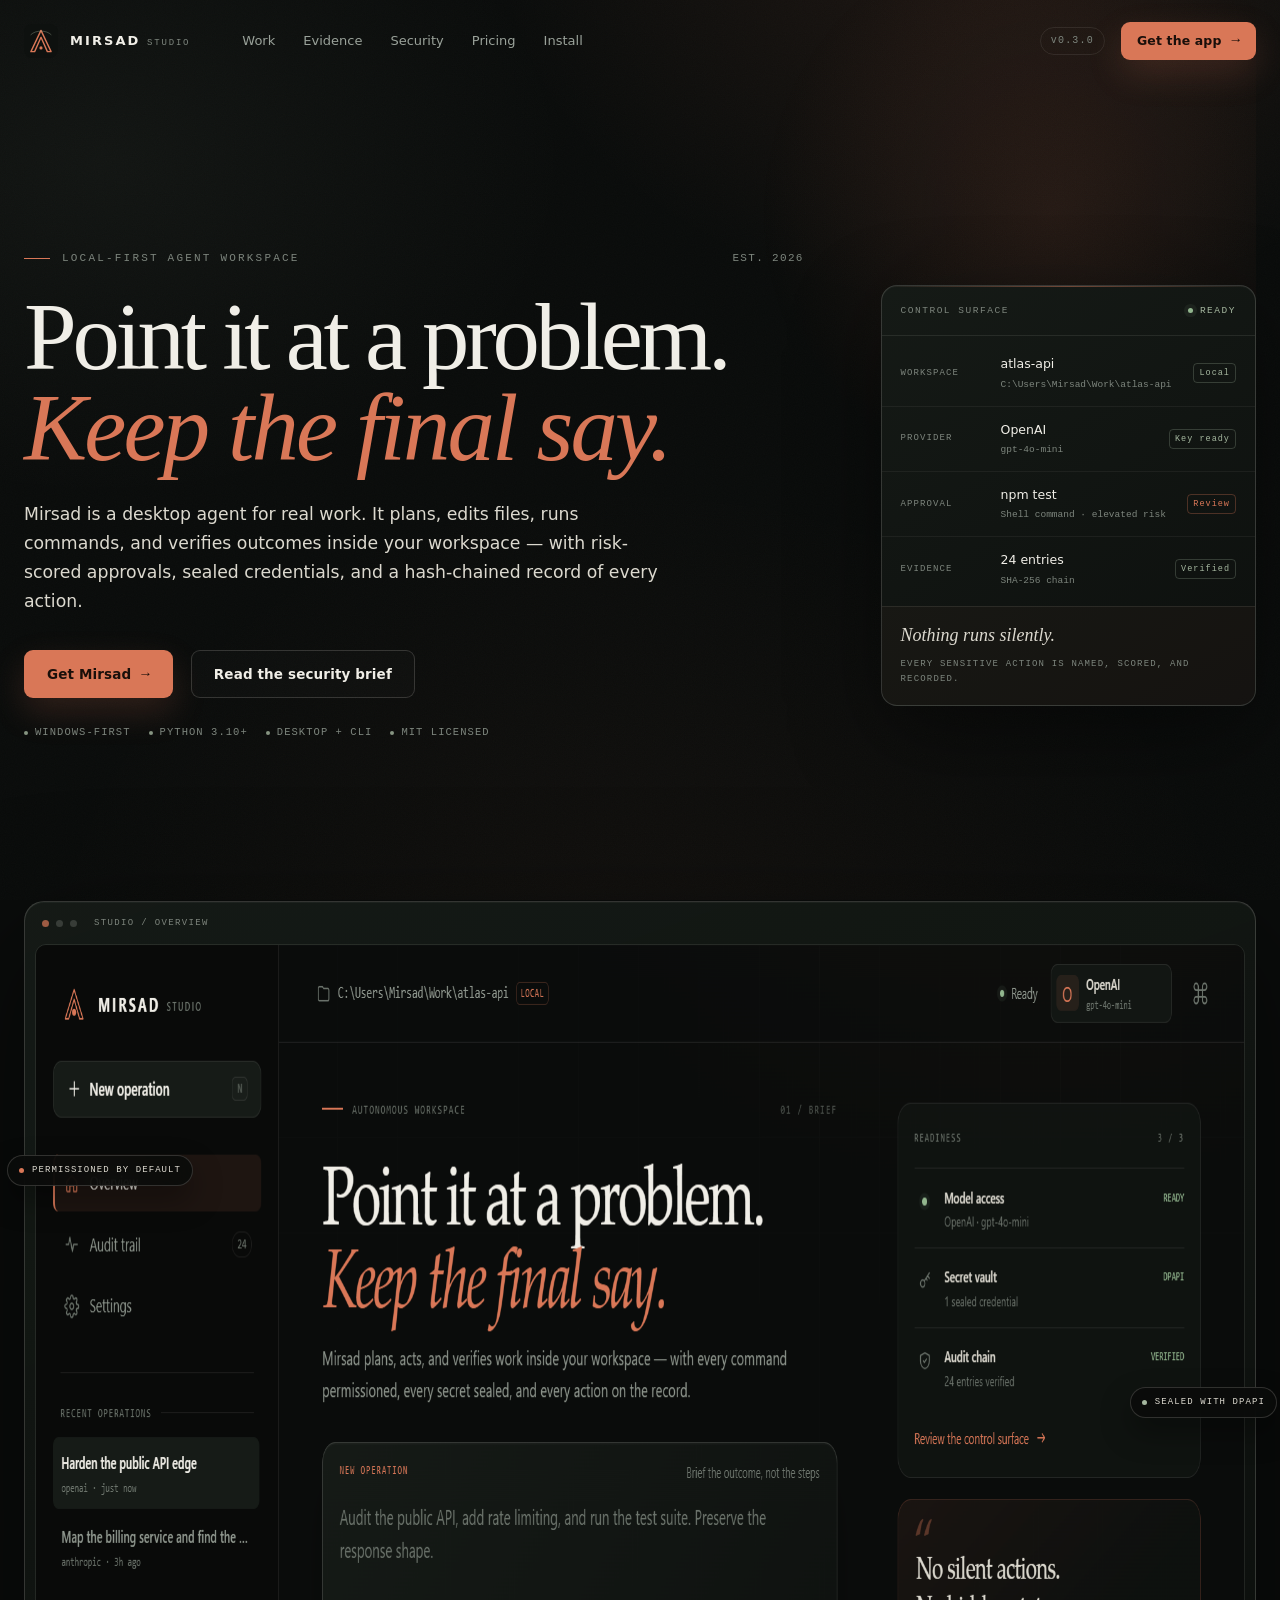
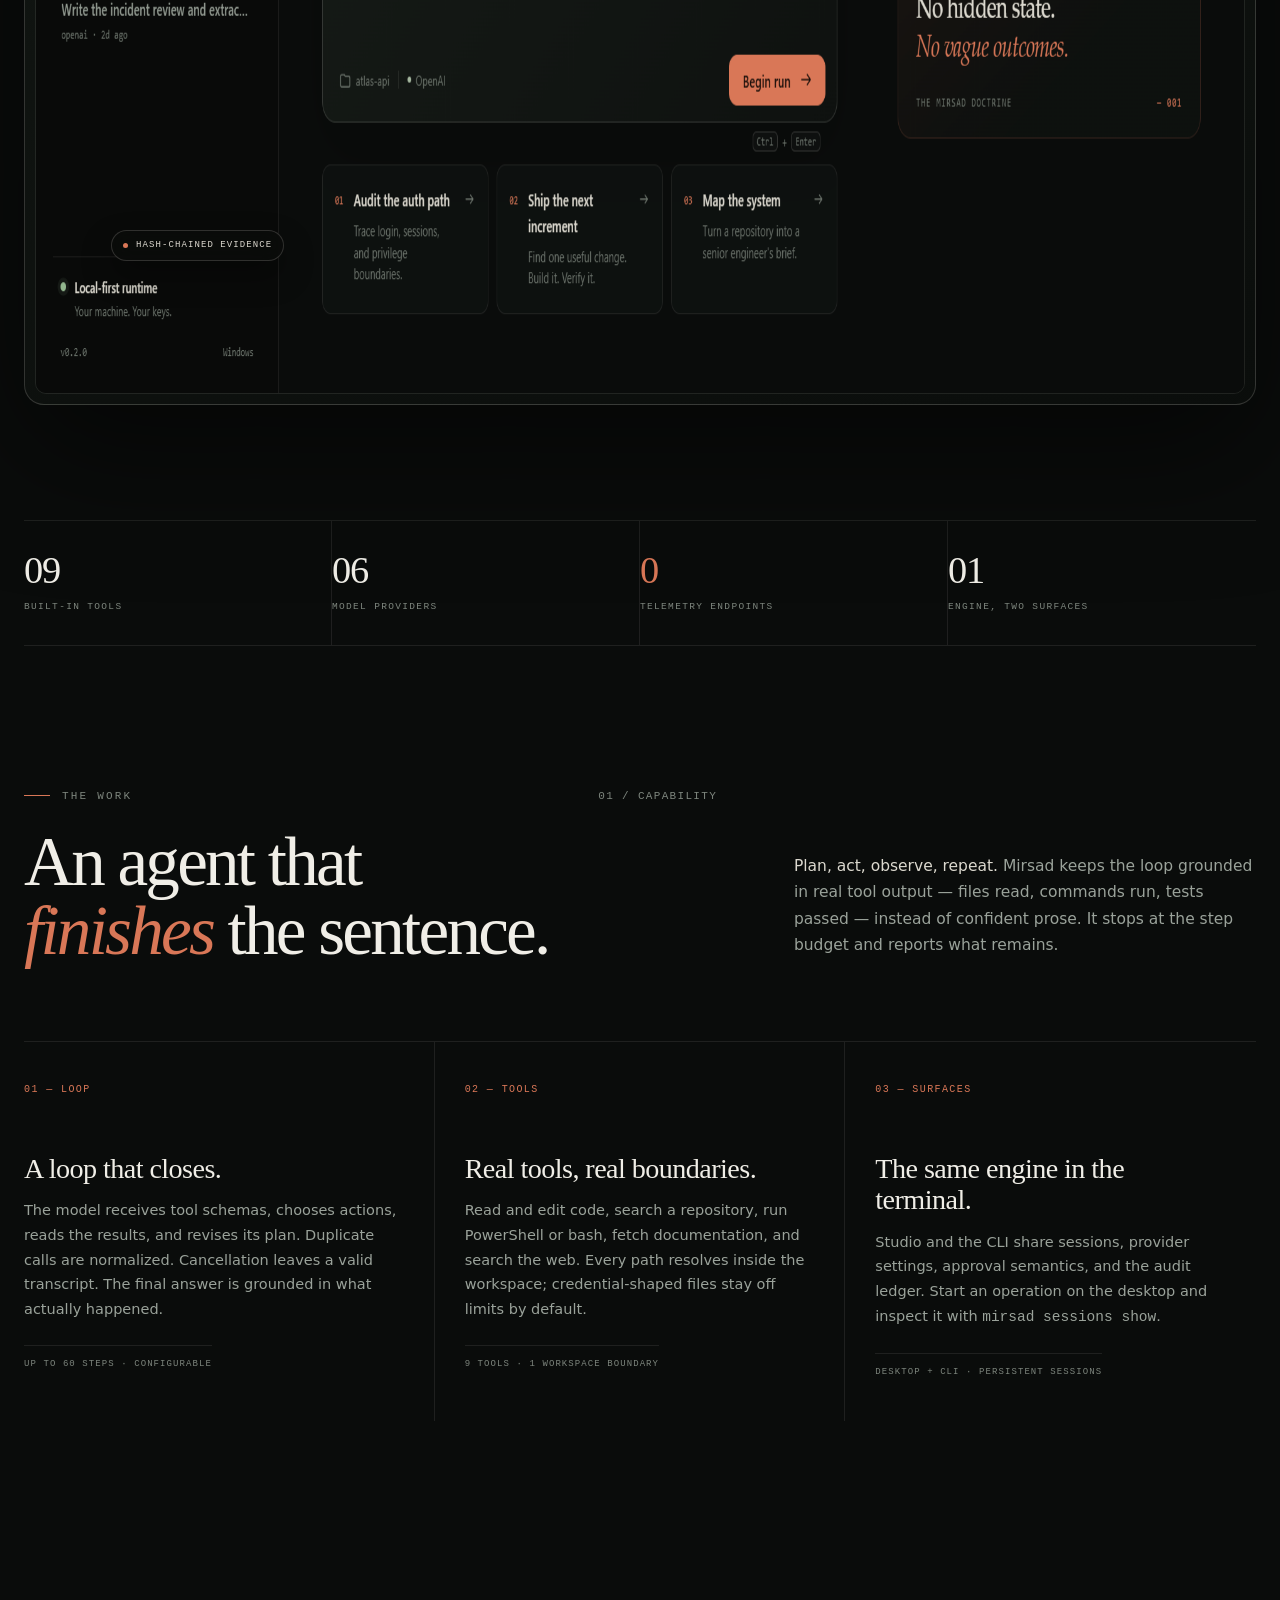
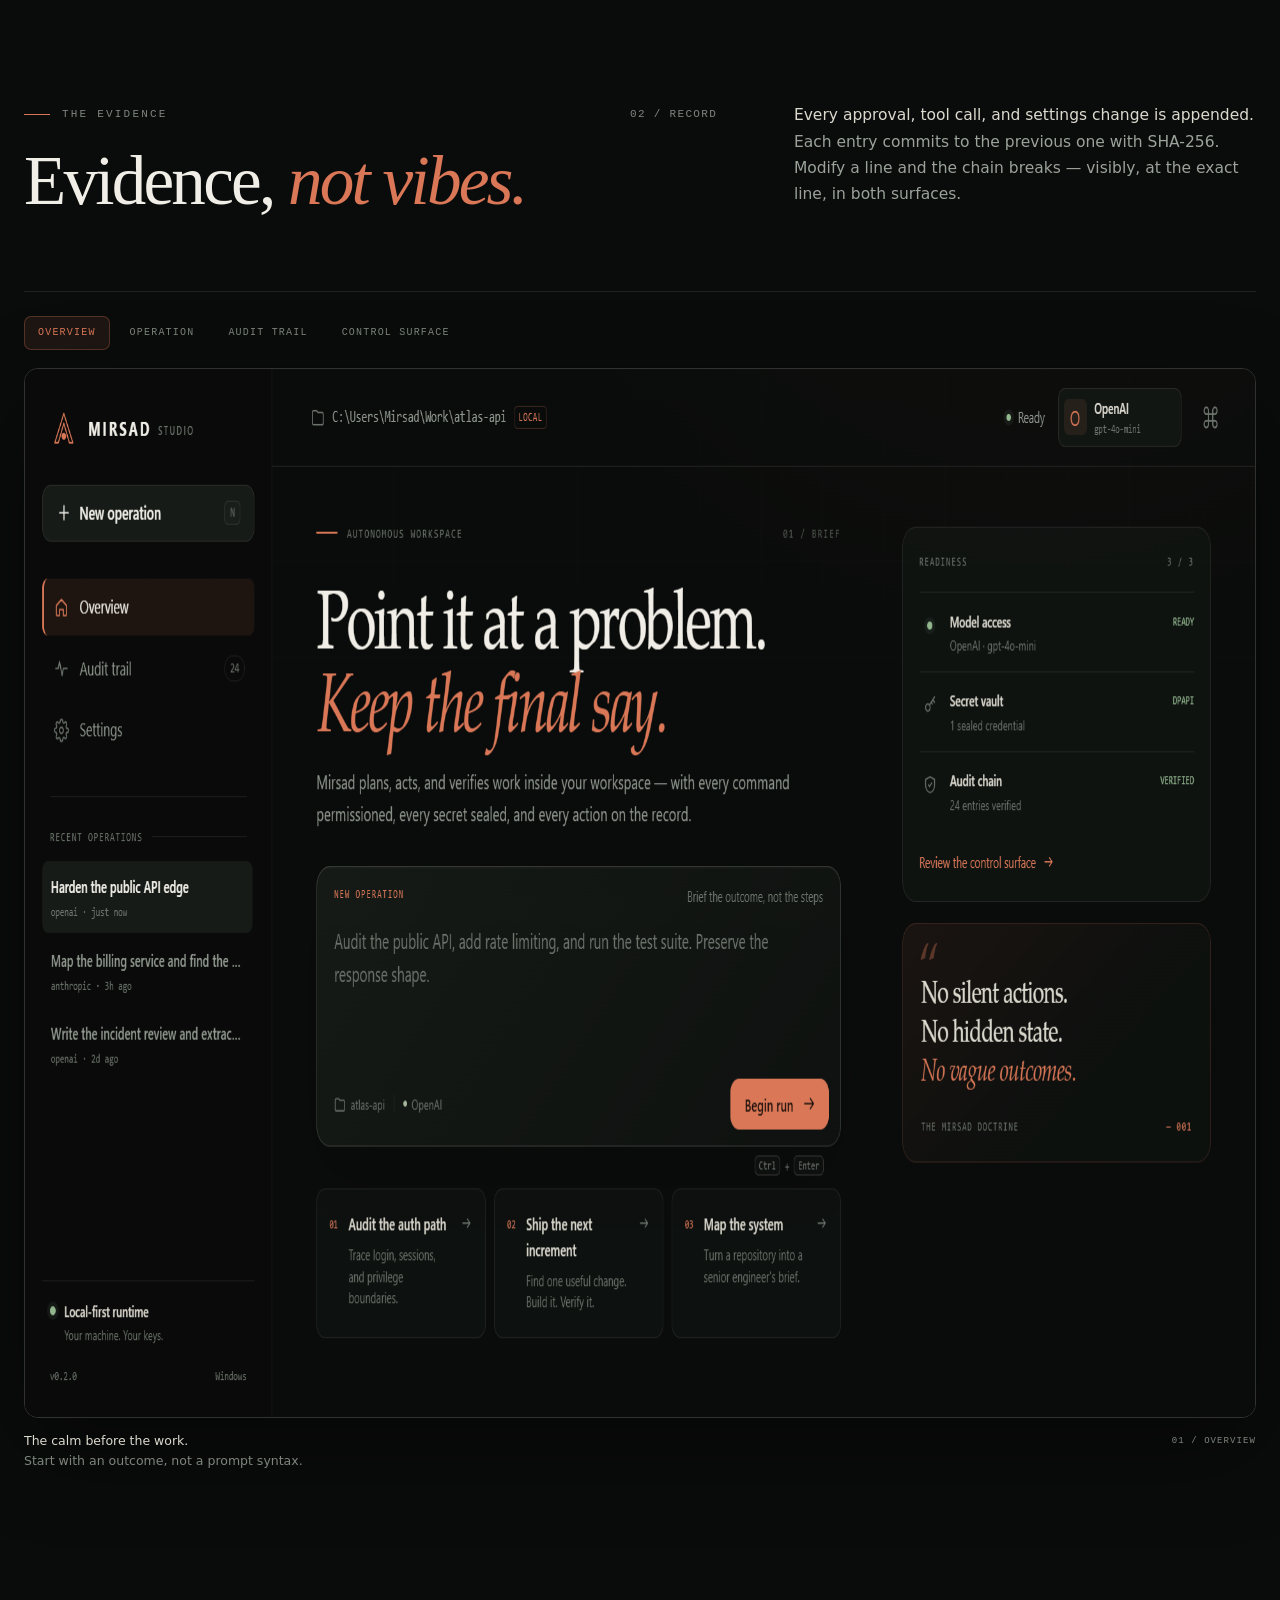
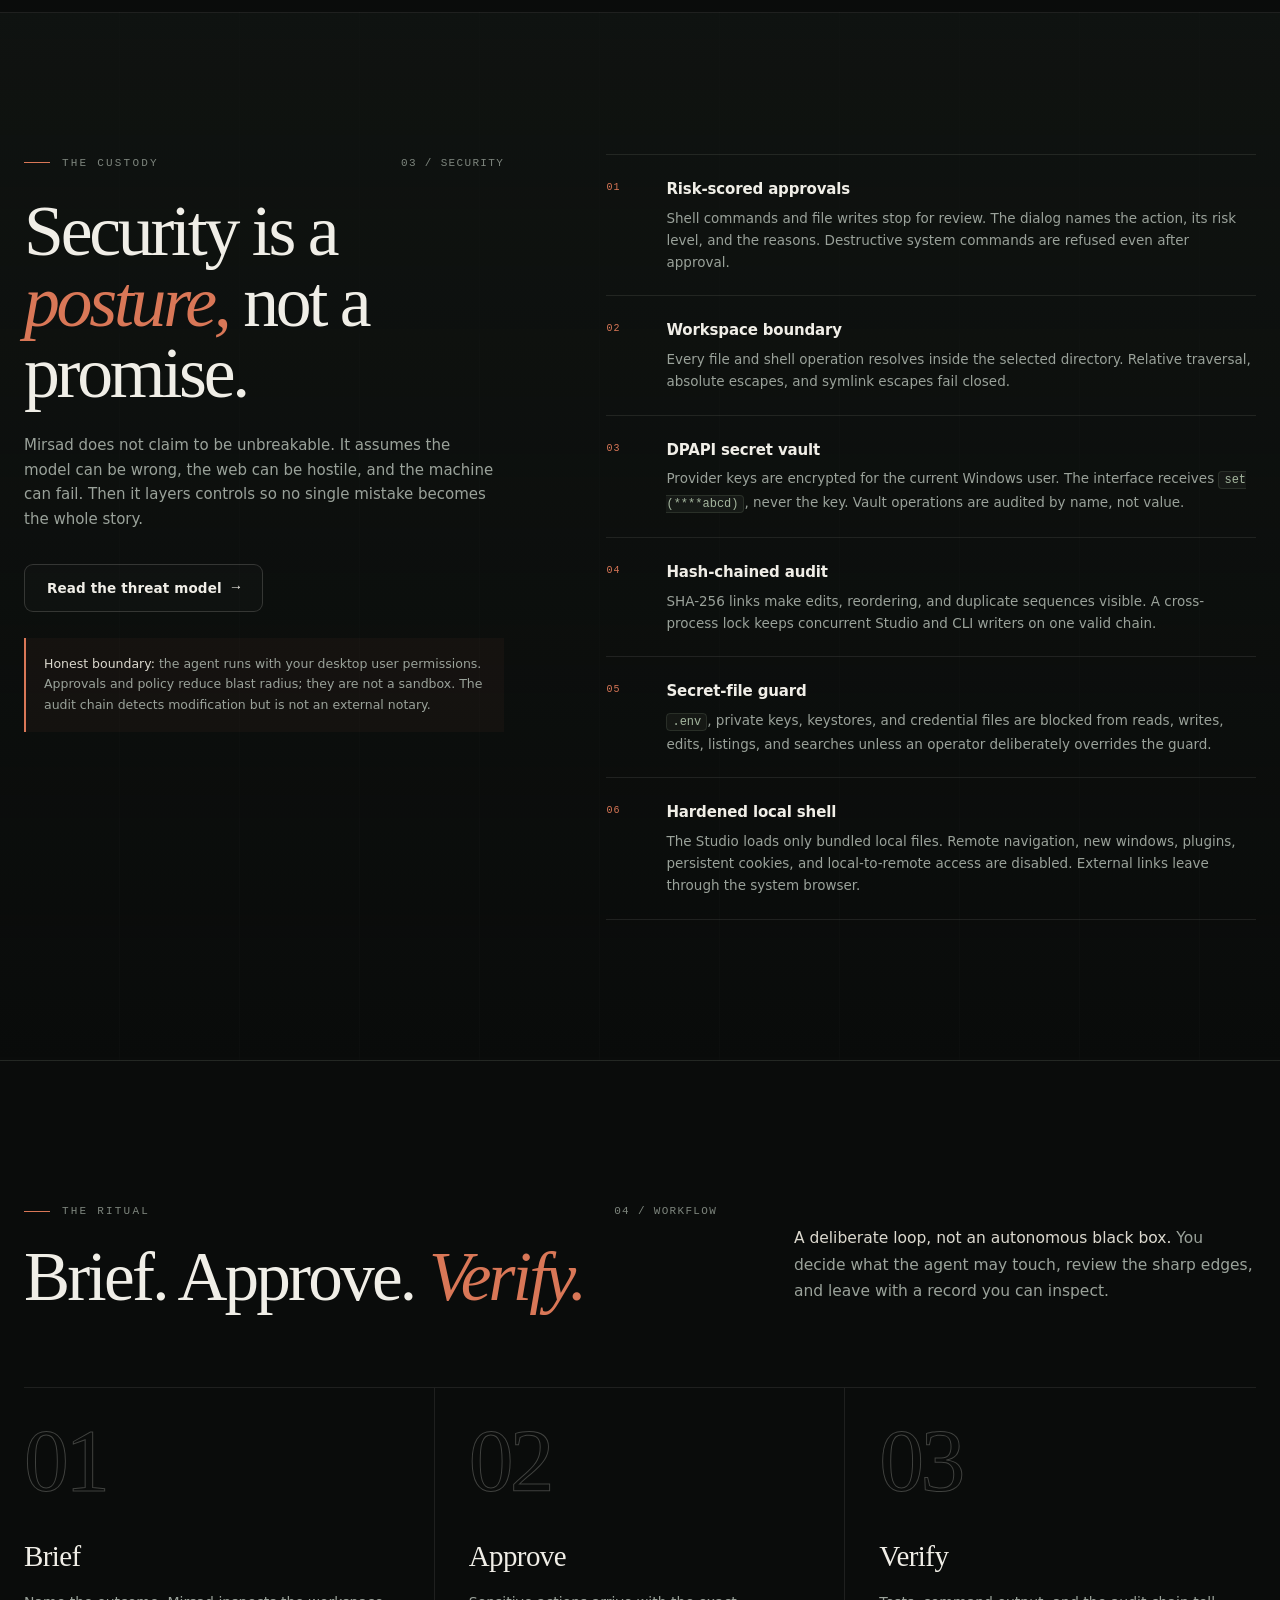
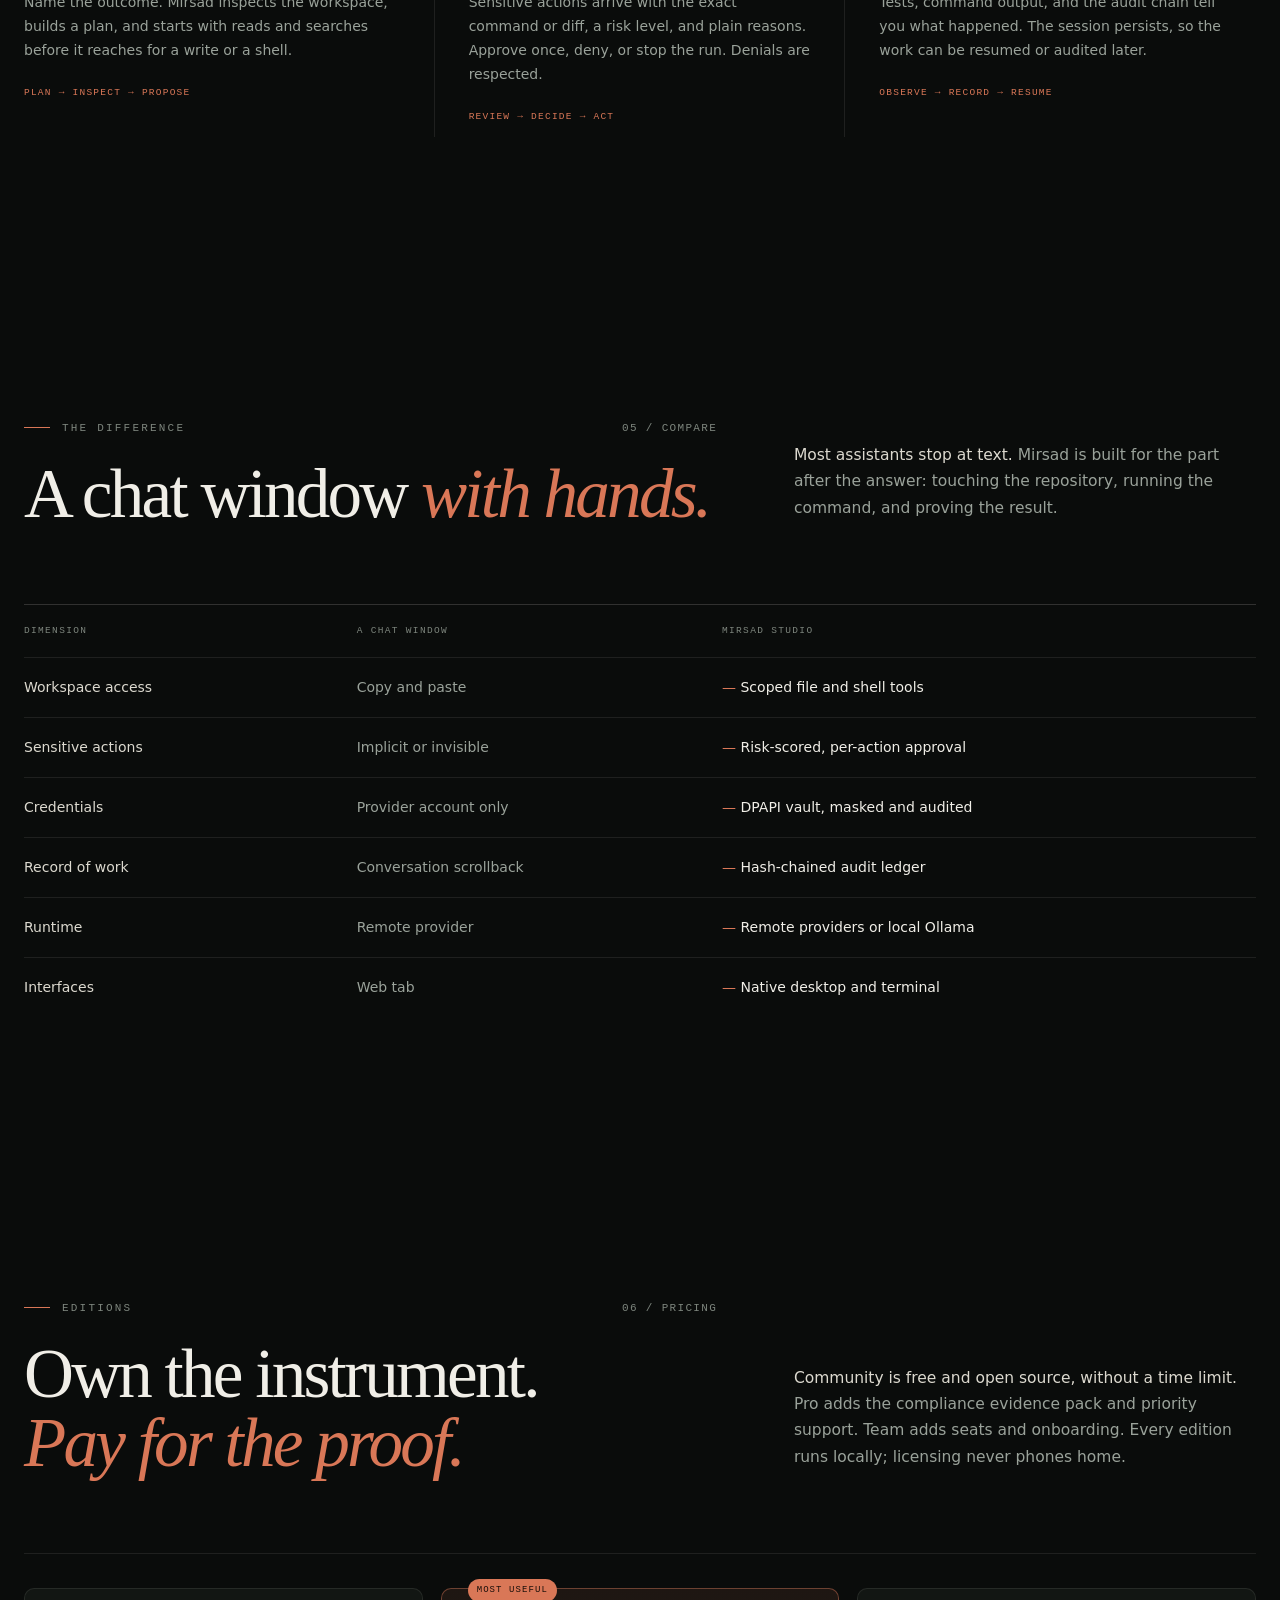
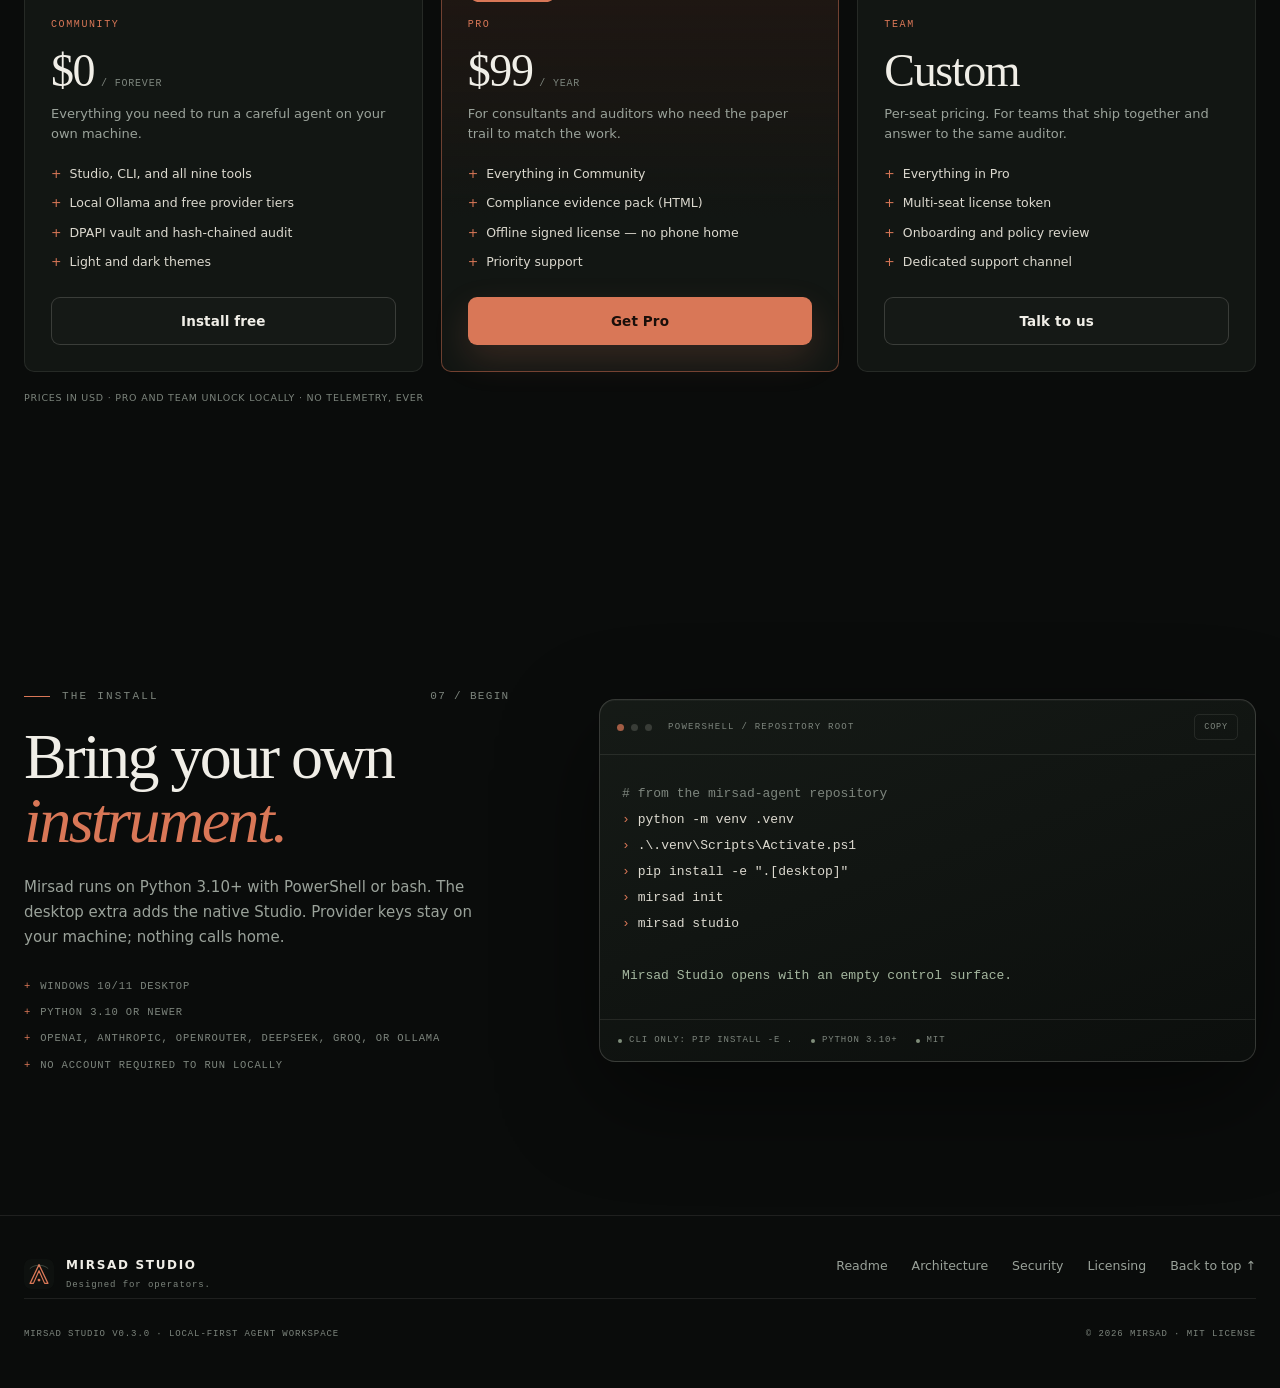
<file: site/index.html>
<!DOCTYPE html>
<html lang="en">
<head>
<meta charset="utf-8">
<meta name="viewport" content="width=device-width, initial-scale=1">
<title>Mirsad Studio — the agent workspace that shows its work</title>
<meta name="description" content="A local-first AI agent for real work. Plan, edit, run, and verify inside your workspace with risk-scored approvals, sealed credentials, and a hash-chained audit trail.">
<meta name="theme-color" content="#0a0c0b">
<meta property="og:title" content="Mirsad Studio">
<meta property="og:description" content="Point it at a problem. Keep the final say.">
<meta property="og:type" content="website">
<meta property="og:image" content="assets/overview.png">
<link rel="icon" href="assets/mark.svg" type="image/svg+xml">
<style>
:root {
  --ink: #0a0c0b;
  --ink-raised: #0e110f;
  --panel: #121613;
  --panel-2: #161b17;
  --paper: #f0eee7;
  --paper-soft: #dcd9cf;
  --muted: #9aa29a;
  --faint: #7d857d;
  --line: rgba(240, 238, 231, 0.09);
  --line-strong: rgba(240, 238, 231, 0.17);
  --copper: #d97757;
  --copper-bright: #e58b6d;
  --copper-wash: rgba(217, 119, 87, 0.1);
  --sage: #a5b79f;
  --danger: #e06b63;
  --success: #92b68e;
  --sans: "Segoe UI Variable Text", "Segoe UI", system-ui, -apple-system, sans-serif;
  --display: "Iowan Old Style", "Palatino Linotype", "Book Antiqua", Georgia, serif;
  --mono: "Cascadia Code", "Cascadia Mono", Consolas, "Courier New", monospace;
  --radius: 16px;
  --radius-sm: 10px;
  --ease: 180ms cubic-bezier(0.2, 0.65, 0.3, 1);
  --shell: 1420px;
}

* { box-sizing: border-box; }
html { scroll-behavior: smooth; }
html, body { margin: 0; }
body {
  background: var(--ink);
  color: var(--paper);
  font-family: var(--sans);
  font-size: 16px;
  line-height: 1.65;
  -webkit-font-smoothing: antialiased;
  overflow-x: hidden;
}
body::before {
  content: "";
  position: fixed;
  inset: 0;
  z-index: -2;
  background:
    radial-gradient(820px 620px at 78% -8%, rgba(217, 119, 87, 0.10), transparent 62%),
    radial-gradient(720px 520px at 8% 18%, rgba(165, 183, 159, 0.055), transparent 65%),
    radial-gradient(900px 760px at 50% 110%, rgba(217, 119, 87, 0.045), transparent 68%),
    var(--ink);
}
body::after {
  content: "";
  position: fixed;
  inset: 0;
  z-index: -1;
  pointer-events: none;
  opacity: 0.035;
  background-image: url("data:image/svg+xml,%3Csvg xmlns='http://www.w3.org/2000/svg' width='160' height='160'%3E%3Cfilter id='n'%3E%3CfeTurbulence type='fractalNoise' baseFrequency='0.9' numOctaves='3' stitchTiles='stitch'/%3E%3C/filter%3E%3Crect width='160' height='160' filter='url(%23n)' opacity='0.65'/%3E%3C/svg%3E");
}
::selection { background: var(--copper); color: #1a0f0a; }
a { color: inherit; }
img { max-width: 100%; }
button { font: inherit; color: inherit; cursor: pointer; }
a:focus-visible, button:focus-visible {
  outline: 1px solid var(--copper);
  outline-offset: 3px;
}

.shell { width: min(100% - 48px, var(--shell)); margin: 0 auto; }
.mono { font-family: var(--mono); font-variant-ligatures: none; }
.eyebrow {
  display: flex;
  align-items: center;
  gap: 12px;
  color: var(--faint);
  font-family: var(--mono);
  font-size: 11px;
  letter-spacing: 0.2em;
  text-transform: uppercase;
}
.eyebrow::before {
  content: "";
  width: 26px;
  height: 1px;
  background: var(--copper);
}
.eyebrow .index { margin-left: auto; color: var(--faint); letter-spacing: 0.12em; }

/* ── navigation ─────────────────────────────────────────────────────── */
.skip { position: absolute; left: -9999px; top: 0; padding: 10px 14px; background: var(--paper); color: var(--ink); z-index: 99; }
.skip:focus { left: 12px; top: 12px; }
.nav-wrap {
  position: sticky;
  top: 0;
  z-index: 40;
  border-bottom: 1px solid transparent;
  transition: background var(--ease), border-color var(--ease), backdrop-filter var(--ease);
}
.nav-wrap.is-scrolled {
  background: rgba(10, 12, 11, 0.84);
  border-bottom-color: var(--line);
  backdrop-filter: blur(18px);
}
.nav {
  display: flex;
  align-items: center;
  gap: 34px;
  height: 82px;
}
.brand {
  display: flex;
  align-items: center;
  gap: 12px;
  text-decoration: none;
  letter-spacing: 0.16em;
  font-size: 13px;
  font-weight: 600;
  white-space: nowrap;
}
.brand img { width: 34px; height: 34px; border-radius: 8px; }
.brand small {
  color: var(--faint);
  font-family: var(--mono);
  font-size: 9px;
  font-weight: 400;
  letter-spacing: 0.2em;
}
.nav-links { display: flex; gap: 28px; margin-left: 18px; }
.nav-links a {
  color: var(--muted);
  font-size: 13px;
  text-decoration: none;
  transition: color var(--ease);
}
.nav-links a:hover { color: var(--paper); }
.nav-actions { margin-left: auto; display: flex; align-items: center; gap: 16px; }
.version {
  color: var(--faint);
  font-family: var(--mono);
  font-size: 10px;
  letter-spacing: 0.12em;
  border: 1px solid var(--line);
  border-radius: 999px;
  padding: 5px 10px;
}
.nav-toggle {
  display: none;
  border: 1px solid var(--line-strong);
  background: transparent;
  border-radius: 8px;
  padding: 9px 11px;
}
.nav-toggle span { display: block; width: 17px; height: 1px; background: var(--paper); margin: 4px 0; }

.btn {
  display: inline-flex;
  align-items: center;
  justify-content: center;
  gap: 10px;
  min-height: 48px;
  padding: 0 22px;
  border-radius: 9px;
  border: 1px solid transparent;
  text-decoration: none;
  font-size: 13.5px;
  font-weight: 600;
  letter-spacing: 0.01em;
  transition: transform var(--ease), background var(--ease), border-color var(--ease), color var(--ease);
}
.btn:hover { transform: translateY(-1px); }
.btn-primary {
  background: var(--copper);
  color: #1a0f0a;
  box-shadow: 0 14px 34px rgba(217, 119, 87, 0.18);
}
.btn-primary:hover { background: var(--copper-bright); }
.btn-ghost {
  color: var(--paper);
  border-color: var(--line-strong);
  background: rgba(255, 255, 255, 0.014);
}
.btn-ghost:hover { border-color: var(--copper); color: var(--copper-bright); }
.btn-small { min-height: 38px; padding: 0 15px; font-size: 12.5px; }
.arrow { font-family: var(--mono); font-size: 14px; transition: transform var(--ease); }
.btn:hover .arrow { transform: translateX(3px); }

/* ── hero ───────────────────────────────────────────────────────────── */
.hero {
  position: relative;
  display: grid;
  grid-template-columns: minmax(0, 1.35fr) minmax(320px, 0.65fr);
  gap: clamp(40px, 6vw, 100px);
  align-items: center;
  min-height: calc(100vh - 82px);
  padding: clamp(64px, 9vh, 120px) 0 74px;
}
.hero::before {
  content: "";
  position: absolute;
  inset: -20% 0 0 45%;
  background: radial-gradient(420px 420px at var(--mx, 70%) var(--my, 30%), rgba(217, 119, 87, 0.11), transparent 70%);
  pointer-events: none;
  transition: background 300ms linear;
}
.hero-copy { position: relative; z-index: 1; }
.hero h1 {
  margin: 25px 0 26px;
  max-width: 900px;
  font-family: var(--display);
  font-size: clamp(54px, 7.4vw, 108px);
  font-weight: 400;
  line-height: 0.96;
  letter-spacing: -0.045em;
  text-wrap: balance;
}
.hero h1 em {
  display: block;
  color: var(--copper);
  font-style: italic;
  letter-spacing: -0.03em;
}
.hero .lede {
  max-width: 660px;
  margin: 0 0 34px;
  color: var(--paper-soft);
  font-size: clamp(16px, 1.35vw, 18.5px);
  line-height: 1.68;
}
.hero-actions { display: flex; flex-wrap: wrap; align-items: center; gap: 14px 18px; }
.hero-meta {
  display: flex;
  flex-wrap: wrap;
  gap: 8px 18px;
  margin-top: 26px;
  color: var(--faint);
  font-family: var(--mono);
  font-size: 10.5px;
  letter-spacing: 0.1em;
  text-transform: uppercase;
}
.hero-meta span { display: flex; align-items: center; gap: 7px; }
.hero-meta span::before { content: ""; width: 4px; height: 4px; border-radius: 50%; background: var(--sage); opacity: 0.8; }

.instrument {
  position: relative;
  border: 1px solid var(--line-strong);
  border-radius: var(--radius);
  background:
    linear-gradient(150deg, rgba(22, 27, 23, 0.96), rgba(13, 16, 14, 0.98));
  box-shadow: 0 30px 90px rgba(0, 0, 0, 0.42), inset 0 1px 0 rgba(255, 255, 255, 0.035);
  overflow: hidden;
}
.instrument::after {
  content: "";
  position: absolute;
  left: 0;
  right: 0;
  top: 0;
  height: 1px;
  background: linear-gradient(90deg, transparent, var(--copper), transparent);
  opacity: 0.45;
}
.instrument-head {
  display: flex;
  align-items: center;
  justify-content: space-between;
  padding: 17px 19px;
  border-bottom: 1px solid var(--line);
  color: var(--faint);
  font-family: var(--mono);
  font-size: 9.5px;
  letter-spacing: 0.16em;
  text-transform: uppercase;
}
.instrument-head .live { display: flex; align-items: center; gap: 7px; color: var(--sage); }
.instrument-head .live::before {
  content: "";
  width: 5px;
  height: 5px;
  border-radius: 50%;
  background: var(--success);
  box-shadow: 0 0 0 4px rgba(146, 182, 142, 0.08);
}
.instrument-rows { padding: 5px 0; }
.i-row {
  display: grid;
  grid-template-columns: 88px minmax(0, 1fr) auto;
  align-items: center;
  gap: 12px;
  padding: 13px 19px;
  border-bottom: 1px solid rgba(240, 238, 231, 0.055);
}
.i-row:last-child { border-bottom: 0; }
.i-key {
  color: var(--faint);
  font-family: var(--mono);
  font-size: 9px;
  letter-spacing: 0.12em;
  text-transform: uppercase;
}
.i-value { min-width: 0; }
.i-value b { display: block; font-size: 12.5px; font-weight: 500; color: var(--paper); }
.i-value small { display: block; margin-top: 2px; color: var(--faint); font-family: var(--mono); font-size: 9.5px; }
.i-mark {
  color: var(--sage);
  font-family: var(--mono);
  font-size: 8.5px;
  letter-spacing: 0.12em;
  border: 1px solid rgba(165, 183, 159, 0.25);
  border-radius: 4px;
  padding: 2px 5px;
}
.i-mark.copper { color: var(--copper); border-color: rgba(217, 119, 87, 0.3); }
.instrument-note {
  padding: 16px 19px 19px;
  border-top: 1px solid var(--line);
  background: rgba(217, 119, 87, 0.035);
}
.instrument-note p {
  margin: 0;
  color: var(--paper-soft);
  font-family: var(--display);
  font-size: 18px;
  font-style: italic;
  line-height: 1.35;
}
.instrument-note span {
  display: block;
  margin-top: 9px;
  color: var(--faint);
  font-family: var(--mono);
  font-size: 9px;
  font-style: normal;
  letter-spacing: 0.13em;
  text-transform: uppercase;
}

/* ── hero frame ─────────────────────────────────────────────────────── */
.showcase { padding: 0 0 clamp(70px, 9vw, 120px); }
.frame {
  position: relative;
  border: 1px solid var(--line-strong);
  border-radius: 20px;
  padding: 10px;
  background: linear-gradient(160deg, rgba(22, 27, 23, 0.9), rgba(11, 14, 12, 0.96));
  box-shadow: 0 42px 130px rgba(0, 0, 0, 0.55), inset 0 1px 0 rgba(255, 255, 255, 0.04);
}
.frame-bar {
  display: flex;
  align-items: center;
  gap: 7px;
  padding: 4px 7px 13px;
}
.frame-bar i {
  width: 7px;
  height: 7px;
  border-radius: 50%;
  background: var(--line-strong);
}
.frame-bar i:first-child { background: rgba(217, 119, 87, 0.7); }
.frame-bar span {
  margin-left: 10px;
  color: var(--faint);
  font-family: var(--mono);
  font-size: 9px;
  letter-spacing: 0.15em;
  text-transform: uppercase;
}
.frame img {
  display: block;
  width: 100%;
  border-radius: 11px;
  border: 1px solid var(--line);
}
.pin {
  position: absolute;
  z-index: 2;
  display: flex;
  align-items: center;
  gap: 8px;
  padding: 7px 11px;
  border: 1px solid var(--line-strong);
  border-radius: 999px;
  background: rgba(10, 12, 11, 0.9);
  box-shadow: 0 14px 30px rgba(0, 0, 0, 0.35);
  backdrop-filter: blur(12px);
  color: var(--paper-soft);
  font-family: var(--mono);
  font-size: 9px;
  letter-spacing: 0.12em;
  text-transform: uppercase;
  white-space: nowrap;
}
.pin::before {
  content: "";
  width: 5px;
  height: 5px;
  border-radius: 50%;
  background: var(--copper);
}
.pin.p1 { top: 23%; left: -18px; }
.pin.p2 { top: 44%; right: -22px; }
.pin.p3 { bottom: 13%; left: 7%; }
.pin.p2::before { background: var(--sage); }

/* ── stats ──────────────────────────────────────────────────────────── */
.stats {
  display: grid;
  grid-template-columns: repeat(4, minmax(0, 1fr));
  border-top: 1px solid var(--line);
  border-bottom: 1px solid var(--line);
}
.stat { padding: 30px 26px 30px 0; border-right: 1px solid var(--line); }
.stat:last-child { border-right: 0; }
.stat b {
  display: block;
  font-family: var(--display);
  font-size: clamp(32px, 3vw, 46px);
  font-weight: 400;
  line-height: 1;
  letter-spacing: -0.03em;
}
.stat span {
  display: block;
  margin-top: 10px;
  color: var(--faint);
  font-family: var(--mono);
  font-size: 9.5px;
  letter-spacing: 0.14em;
  text-transform: uppercase;
}
.stat em { color: var(--copper); font-style: normal; }

/* ── sections ───────────────────────────────────────────────────────── */
section { position: relative; }
.section { padding: clamp(78px, 11vw, 150px) 0; }
.section-head {
  display: grid;
  grid-template-columns: minmax(0, 1.2fr) minmax(260px, 0.8fr);
  gap: clamp(30px, 6vw, 90px);
  align-items: end;
  margin-bottom: clamp(46px, 6vw, 76px);
}
.section-head h2 {
  margin: 22px 0 0;
  font-family: var(--display);
  font-size: clamp(42px, 5.4vw, 78px);
  font-weight: 400;
  line-height: 1;
  letter-spacing: -0.04em;
  text-wrap: balance;
}
.section-head h2 em { color: var(--copper); font-style: italic; }
.section-head p {
  margin: 0 0 7px;
  color: var(--muted);
  font-size: 15.5px;
  line-height: 1.7;
}
.section-head p b { color: var(--paper-soft); font-weight: 500; }

.features {
  display: grid;
  grid-template-columns: repeat(3, minmax(0, 1fr));
  border-top: 1px solid var(--line);
}
.feature {
  position: relative;
  padding: 32px 30px 38px 0;
  border-right: 1px solid var(--line);
}
.feature:last-child { border-right: 0; }
.feature + .feature { padding-left: 30px; }
.feature-index {
  color: var(--copper);
  font-family: var(--mono);
  font-size: 10px;
  letter-spacing: 0.14em;
}
.feature h3 {
  margin: 52px 0 14px;
  font-family: var(--display);
  font-size: clamp(25px, 2.2vw, 32px);
  font-weight: 400;
  line-height: 1.12;
  letter-spacing: -0.02em;
}
.feature p { margin: 0; color: var(--muted); font-size: 14.5px; line-height: 1.7; }
.feature .tag {
  display: inline-block;
  margin-top: 24px;
  color: var(--faint);
  font-family: var(--mono);
  font-size: 9px;
  letter-spacing: 0.12em;
  text-transform: uppercase;
  border-top: 1px solid var(--line);
  padding-top: 11px;
}

/* ── screens ────────────────────────────────────────────────────────── */
.screens { border-top: 1px solid var(--line); padding-top: 24px; }
.screen-tabs { display: flex; flex-wrap: wrap; gap: 6px; margin-bottom: 18px; }
.screen-tab {
  border: 1px solid transparent;
  background: transparent;
  color: var(--faint);
  border-radius: 7px;
  padding: 8px 13px;
  font-family: var(--mono);
  font-size: 10px;
  letter-spacing: 0.12em;
  text-transform: uppercase;
  transition: color var(--ease), border-color var(--ease), background var(--ease);
}
.screen-tab:hover { color: var(--paper-soft); }
.screen-tab[aria-selected="true"] {
  color: var(--copper);
  border-color: rgba(217, 119, 87, 0.3);
  background: var(--copper-wash);
}
.screen-frame { position: relative; min-height: 200px; }
.screen-panel {
  display: none;
  animation: fade 260ms ease both;
}
.screen-panel.is-active { display: block; }
.screen-panel img {
  display: block;
  width: 100%;
  border: 1px solid var(--line-strong);
  border-radius: 14px;
  box-shadow: 0 32px 90px rgba(0, 0, 0, 0.45);
}
.screen-caption {
  display: flex;
  justify-content: space-between;
  gap: 24px;
  margin-top: 13px;
  color: var(--faint);
  font-size: 12.5px;
  line-height: 1.6;
}
.screen-caption b {
  display: block;
  color: var(--paper-soft);
  font-weight: 500;
}
.screen-caption .mono { font-size: 9px; letter-spacing: 0.12em; text-transform: uppercase; white-space: nowrap; padding-top: 3px; }
@keyframes fade { from { opacity: 0; transform: translateY(5px); } to { opacity: 1; transform: none; } }

/* ── security ───────────────────────────────────────────────────────── */
.security {
  background:
    linear-gradient(180deg, rgba(18, 22, 19, 0.72), rgba(10, 12, 11, 0)) ,
    repeating-linear-gradient(90deg, transparent 0, transparent 119px, rgba(240, 238, 231, 0.025) 120px);
  border-top: 1px solid var(--line);
  border-bottom: 1px solid var(--line);
}
.security-grid {
  display: grid;
  grid-template-columns: minmax(0, 0.85fr) minmax(0, 1.15fr);
  gap: clamp(40px, 8vw, 120px);
  align-items: start;
}
.security-copy { position: sticky; top: 118px; }
.security-copy h2 {
  margin: 24px 0 24px;
  font-family: var(--display);
  font-size: clamp(44px, 5.6vw, 82px);
  font-weight: 400;
  line-height: 0.99;
  letter-spacing: -0.045em;
}
.security-copy h2 em { color: var(--copper); font-style: italic; }
.security-copy p { max-width: 470px; margin: 0 0 30px; color: var(--muted); font-size: 15px; }
.security-copy .btn { margin-top: 2px; }
.controls { list-style: none; margin: 0; padding: 0; border-top: 1px solid var(--line); }
.control {
  display: grid;
  grid-template-columns: 46px minmax(0, 1fr);
  gap: 14px;
  padding: 22px 0;
  border-bottom: 1px solid var(--line);
}
.control-index {
  padding-top: 3px;
  color: var(--copper);
  font-family: var(--mono);
  font-size: 10px;
  letter-spacing: 0.1em;
}
.control h3 { margin: 0 0 5px; font-size: 15px; font-weight: 600; letter-spacing: -0.01em; }
.control p { margin: 0; color: var(--muted); font-size: 13.5px; line-height: 1.65; }
.control code {
  color: var(--sage);
  font-family: var(--mono);
  font-size: 12px;
  background: rgba(165, 183, 159, 0.06);
  border: 1px solid rgba(165, 183, 159, 0.14);
  border-radius: 4px;
  padding: 1px 5px;
}
.caveat {
  margin-top: 26px;
  padding: 16px 18px;
  border-left: 2px solid var(--copper);
  background: rgba(217, 119, 87, 0.045);
  color: var(--muted);
  font-size: 12.5px;
  line-height: 1.65;
}
.caveat b { color: var(--paper-soft); font-weight: 500; }

/* ── workflow ───────────────────────────────────────────────────────── */
.acts {
  display: grid;
  grid-template-columns: repeat(3, minmax(0, 1fr));
  gap: 0;
  border-top: 1px solid var(--line);
}
.act { padding: 34px 34px 10px 0; border-right: 1px solid var(--line); }
.act + .act { padding-left: 34px; }
.act:last-child { border-right: 0; }
.act-number {
  color: transparent;
  -webkit-text-stroke: 1px rgba(240, 238, 231, 0.24);
  font-family: var(--display);
  font-size: clamp(64px, 7vw, 104px);
  line-height: 0.85;
  letter-spacing: -0.04em;
}
.act h3 {
  margin: 34px 0 11px;
  font-family: var(--display);
  font-size: 29px;
  font-weight: 400;
  letter-spacing: -0.02em;
}
.act p { margin: 0; color: var(--muted); font-size: 14px; line-height: 1.7; }
.act .mono {
  display: inline-block;
  margin-top: 22px;
  color: var(--copper);
  font-size: 9.5px;
  letter-spacing: 0.13em;
  text-transform: uppercase;
}

/* ── comparison ─────────────────────────────────────────────────────── */
.compare-wrap { overflow-x: auto; border-top: 1px solid var(--line-strong); }
table.compare {
  width: 100%;
  min-width: 680px;
  border-collapse: collapse;
  font-size: 14px;
}
.compare th, .compare td {
  padding: 18px 18px 18px 0;
  text-align: left;
  vertical-align: top;
  border-bottom: 1px solid var(--line);
}
.compare th { color: var(--faint); font-family: var(--mono); font-size: 9.5px; font-weight: 400; letter-spacing: 0.14em; text-transform: uppercase; }
.compare td:first-child { color: var(--paper-soft); width: 27%; }
.compare td { color: var(--muted); }
.compare td.ours { color: var(--paper); }
.compare td.ours::before { content: "— "; color: var(--copper); }
.compare tr:last-child td { border-bottom: 0; }

/* ── pricing ────────────────────────────────────────────────────────── */
.plans {
  display: grid;
  grid-template-columns: repeat(auto-fit, minmax(240px, 1fr));
  gap: 18px;
  border-top: 1px solid var(--line);
  padding-top: 34px;
}
.plan {
  position: relative;
  display: flex;
  flex-direction: column;
  border: 1px solid var(--line);
  border-radius: var(--radius-sm);
  background: var(--panel);
  padding: 28px 26px 26px;
}
.plan-featured {
  border-color: rgba(217, 119, 87, 0.45);
  background: linear-gradient(180deg, var(--copper-wash), var(--panel) 60%);
}
.plan-badge {
  position: absolute;
  top: -10px;
  left: 26px;
  background: var(--copper);
  color: #1a0f0a;
  font-family: var(--mono);
  font-size: 9px;
  letter-spacing: 0.12em;
  text-transform: uppercase;
  padding: 4px 9px;
  border-radius: 999px;
}
.plan-name {
  font-family: var(--mono);
  font-size: 10px;
  letter-spacing: 0.16em;
  text-transform: uppercase;
  color: var(--copper);
}
.plan-price {
  margin: 14px 0 10px;
  font-family: var(--display);
  font-size: 46px;
  line-height: 1;
  letter-spacing: -0.03em;
}
.plan-price span {
  font-family: var(--mono);
  font-size: 10px;
  letter-spacing: 0.08em;
  color: var(--faint);
  text-transform: uppercase;
}
.plan-line { margin: 0 0 18px; color: var(--muted); font-size: 13px; line-height: 1.6; min-height: 42px; }
.plan ul {
  display: grid;
  gap: 9px;
  margin: 0 0 24px;
  padding: 0;
  list-style: none;
  color: var(--paper-soft);
  font-size: 12.5px;
}
.plan li::before { content: "+"; color: var(--copper); margin-right: 8px; }
.plan .btn { margin-top: auto; justify-content: center; }
.plans-note {
  margin: 18px 0 0;
  color: var(--faint);
  font-size: 9.5px;
  letter-spacing: 0.08em;
  text-transform: uppercase;
}

/* ── install ────────────────────────────────────────────────────────── */
.install { padding-bottom: clamp(90px, 11vw, 150px); }
.install-grid {
  display: grid;
  grid-template-columns: minmax(0, 0.85fr) minmax(0, 1.15fr);
  gap: clamp(36px, 7vw, 100px);
  align-items: center;
}
.install h2 {
  margin: 20px 0 22px;
  font-family: var(--display);
  font-size: clamp(42px, 5vw, 72px);
  font-weight: 400;
  line-height: 1;
  letter-spacing: -0.04em;
}
.install h2 em { color: var(--copper); font-style: italic; }
.install p { max-width: 490px; margin: 0 0 28px; color: var(--muted); font-size: 15px; }
.install-points { display: grid; gap: 9px; margin: 0; padding: 0; list-style: none; color: var(--faint); font-family: var(--mono); font-size: 10.5px; letter-spacing: 0.08em; text-transform: uppercase; }
.install-points li::before { content: "+"; color: var(--copper); margin-right: 9px; }
.terminal {
  position: relative;
  border: 1px solid var(--line-strong);
  border-radius: var(--radius);
  background: linear-gradient(160deg, rgba(22, 27, 23, 0.97), rgba(12, 15, 13, 0.99));
  box-shadow: 0 34px 100px rgba(0, 0, 0, 0.48), inset 0 1px 0 rgba(255, 255, 255, 0.035);
  overflow: hidden;
}
.terminal-head {
  display: flex;
  align-items: center;
  gap: 7px;
  padding: 14px 17px;
  border-bottom: 1px solid var(--line);
}
.terminal-head i { width: 7px; height: 7px; border-radius: 50%; background: rgba(240, 238, 231, 0.16); }
.terminal-head i:first-child { background: rgba(217, 119, 87, 0.72); }
.terminal-head span { margin-left: 9px; color: var(--faint); font-family: var(--mono); font-size: 9px; letter-spacing: 0.14em; text-transform: uppercase; }
.copy {
  margin-left: auto;
  border: 1px solid var(--line);
  background: transparent;
  color: var(--faint);
  border-radius: 5px;
  padding: 5px 9px;
  font-family: var(--mono);
  font-size: 8.5px;
  letter-spacing: 0.1em;
  text-transform: uppercase;
  transition: color var(--ease), border-color var(--ease);
}
.copy:hover { color: var(--copper); border-color: rgba(217, 119, 87, 0.4); }
.terminal pre {
  margin: 0;
  padding: 26px 22px 30px;
  overflow-x: auto;
  color: var(--paper-soft);
  font-family: var(--mono);
  font-size: 13px;
  line-height: 2;
  tab-size: 2;
}
.terminal .prompt { color: var(--copper); user-select: none; }
.terminal .comment { color: var(--faint); }
.terminal .ok { color: var(--sage); }
.terminal-foot {
  display: flex;
  gap: 8px 18px;
  flex-wrap: wrap;
  padding: 13px 18px;
  border-top: 1px solid var(--line);
  color: var(--faint);
  font-family: var(--mono);
  font-size: 9px;
  letter-spacing: 0.1em;
  text-transform: uppercase;
}
.terminal-foot span { display: flex; align-items: center; gap: 7px; }
.terminal-foot span::before { content: ""; width: 4px; height: 4px; border-radius: 50%; background: var(--sage); opacity: 0.75; }

/* ── footer ─────────────────────────────────────────────────────────── */
footer { border-top: 1px solid var(--line); padding: 40px 0 46px; }
.footer-grid {
  display: flex;
  flex-wrap: wrap;
  justify-content: space-between;
  gap: 30px;
  align-items: start;
}
.footer-brand { display: flex; align-items: center; gap: 12px; }
.footer-brand img { width: 30px; height: 30px; border-radius: 7px; }
.footer-brand b { display: block; font-size: 12px; letter-spacing: 0.14em; }
.footer-brand small { display: block; margin-top: 2px; color: var(--faint); font-family: var(--mono); font-size: 9px; letter-spacing: 0.1em; }
.footer-links { display: flex; flex-wrap: wrap; gap: 24px; font-size: 12.5px; }
.footer-links a { color: var(--muted); text-decoration: none; transition: color var(--ease); }
.footer-links a:hover { color: var(--copper); }
.footer-note { width: 100%; display: flex; flex-wrap: wrap; justify-content: space-between; gap: 12px; padding-top: 28px; margin-top: 6px; border-top: 1px solid var(--line); color: var(--faint); font-family: var(--mono); font-size: 9px; letter-spacing: 0.1em; text-transform: uppercase; }

/* ── reveal ─────────────────────────────────────────────────────────── */
.reveal { opacity: 0; transform: translateY(18px); transition: opacity 650ms cubic-bezier(0.2, 0.65, 0.3, 1), transform 650ms cubic-bezier(0.2, 0.65, 0.3, 1); }
.reveal.is-in { opacity: 1; transform: none; }
.reveal.d1 { transition-delay: 80ms; }
.reveal.d2 { transition-delay: 160ms; }
.reveal.d3 { transition-delay: 240ms; }

/* ── responsive ─────────────────────────────────────────────────────── */
@media (max-width: 1080px) {
  .hero { grid-template-columns: minmax(0, 1fr); min-height: auto; padding-top: 74px; }
  .instrument { max-width: 560px; }
  .pin { display: none; }
  .security-grid, .install-grid, .section-head { grid-template-columns: 1fr; }
  .security-copy { position: static; }
  .features { grid-template-columns: 1fr; }
  .feature, .feature + .feature { padding: 28px 0 32px; border-right: 0; border-bottom: 1px solid var(--line); }
  .feature:last-child { border-bottom: 0; }
  .feature h3 { margin-top: 26px; }
  .acts { grid-template-columns: 1fr; }
  .act, .act + .act { padding: 32px 0; border-right: 0; border-bottom: 1px solid var(--line); }
  .act:last-child { border-bottom: 0; }
  .act-number { font-size: 64px; }
}
@media (max-width: 820px) {
  .shell { width: min(100% - 32px, var(--shell)); }
  .nav { height: 70px; gap: 16px; }
  .nav-links, .version { display: none; }
  .nav-toggle { display: block; }
  .nav-links.is-open {
    display: flex;
    position: absolute;
    left: 16px;
    right: 16px;
    top: 74px;
    flex-direction: column;
    gap: 0;
    margin: 0;
    padding: 8px;
    border: 1px solid var(--line-strong);
    border-radius: 12px;
    background: rgba(13, 16, 14, 0.98);
    box-shadow: 0 30px 80px rgba(0, 0, 0, 0.5);
  }
  .nav-links.is-open a { padding: 13px 12px; border-bottom: 1px solid var(--line); }
  .nav-links.is-open a:last-child { border-bottom: 0; }
  .hero { padding-top: 58px; }
  .hero h1 { font-size: clamp(46px, 13vw, 68px); }
  .stats { grid-template-columns: repeat(2, minmax(0, 1fr)); }
  .stat { border-bottom: 1px solid var(--line); }
  .stat:nth-child(2) { border-right: 0; }
  .stat:nth-child(n+3) { border-bottom: 0; }
  .section-caption { display: none; }
  .screen-caption { flex-direction: column; gap: 4px; }
}
@media (max-width: 560px) {
  .hero-actions .btn { width: 100%; }
  .stats { grid-template-columns: 1fr; }
  .stat { border-right: 0; border-bottom: 1px solid var(--line); padding: 22px 0; }
  .stat:nth-child(n+3) { border-bottom: 1px solid var(--line); }
  .stat:last-child { border-bottom: 0; }
  .section-head h2 { font-size: 42px; }
  .terminal pre { font-size: 11.5px; }
  .footer-grid { flex-direction: column; }
}
@media (prefers-reduced-motion: reduce) {
  html { scroll-behavior: auto; }
  *, *::before, *::after { animation: none !important; transition: none !important; }
  .reveal { opacity: 1; transform: none; }
}
</style>
</head>
<body>
<a class="skip" href="#main">Skip to content</a>

<div class="nav-wrap" id="nav-wrap">
  <div class="shell">
    <nav class="nav" aria-label="Primary">
      <a class="brand" href="#top" aria-label="Mirsad Studio home">
        <img src="assets/mark.svg" alt="">
        <span>MIRSAD <small>STUDIO</small></span>
      </a>
      <div class="nav-links" id="nav-links">
        <a href="#work">Work</a>
        <a href="#evidence">Evidence</a>
        <a href="#security">Security</a>
        <a href="#pricing">Pricing</a>
        <a href="#install">Install</a>
      </div>
      <div class="nav-actions">
        <span class="version">v0.3.0</span>
        <a class="btn btn-primary btn-small" href="#install">Get the app <span class="arrow">→</span></a>
        <button class="nav-toggle" id="nav-toggle" aria-label="Open menu" aria-expanded="false" aria-controls="nav-links">
          <span></span><span></span><span></span>
        </button>
      </div>
    </nav>
  </div>
</div>

<main id="main">
  <section class="hero shell" id="top">
    <div class="hero-copy">
      <div class="eyebrow">Local-first agent workspace <span class="index">EST. 2026</span></div>
      <h1>Point it at a problem. <em>Keep the final say.</em></h1>
      <p class="lede">Mirsad is a desktop agent for real work. It plans, edits files, runs commands, and verifies outcomes inside your workspace — with risk-scored approvals, sealed credentials, and a hash-chained record of every action.</p>
      <div class="hero-actions">
        <a class="btn btn-primary" href="#install">Get Mirsad <span class="arrow">→</span></a>
        <a class="btn btn-ghost" href="../docs/SECURITY.md">Read the security brief</a>
      </div>
      <div class="hero-meta">
        <span>Windows-first</span>
        <span>Python 3.10+</span>
        <span>Desktop + CLI</span>
        <span>MIT licensed</span>
      </div>
    </div>

    <aside class="instrument reveal d1" aria-label="Live control surface summary">
      <div class="instrument-head"><span>Control surface</span><span class="live">Ready</span></div>
      <div class="instrument-rows">
        <div class="i-row">
          <span class="i-key">Workspace</span>
          <span class="i-value"><b>atlas-api</b><small>C:\Users\Mirsad\Work\atlas-api</small></span>
          <span class="i-mark">Local</span>
        </div>
        <div class="i-row">
          <span class="i-key">Provider</span>
          <span class="i-value"><b>OpenAI</b><small>gpt-4o-mini</small></span>
          <span class="i-mark">Key ready</span>
        </div>
        <div class="i-row">
          <span class="i-key">Approval</span>
          <span class="i-value"><b>npm test</b><small>Shell command · elevated risk</small></span>
          <span class="i-mark copper">Review</span>
        </div>
        <div class="i-row">
          <span class="i-key">Evidence</span>
          <span class="i-value"><b>24 entries</b><small>SHA-256 chain</small></span>
          <span class="i-mark">Verified</span>
        </div>
      </div>
      <div class="instrument-note">
        <p>Nothing runs silently.</p>
        <span>Every sensitive action is named, scored, and recorded.</span>
      </div>
    </aside>
  </section>

  <section class="showcase shell" aria-label="Product overview">
    <div class="frame reveal">
      <div class="frame-bar"><i></i><i></i><i></i><span>Studio / overview</span></div>
      <img src="assets/overview.png" alt="Mirsad Studio overview with command bar, readiness cards, and recent operations" width="1925" height="1050">
      <span class="pin p1">Permissioned by default</span>
      <span class="pin p2">Sealed with DPAPI</span>
      <span class="pin p3">Hash-chained evidence</span>
    </div>
  </section>

  <div class="shell">
    <div class="stats reveal" aria-label="Product facts">
      <div class="stat"><b>09</b><span>Built-in tools</span></div>
      <div class="stat"><b>06</b><span>Model providers</span></div>
      <div class="stat"><b><em>0</em></b><span>Telemetry endpoints</span></div>
      <div class="stat"><b>01</b><span>Engine, two surfaces</span></div>
    </div>
  </div>

  <section class="section shell" id="work">
    <div class="section-head reveal">
      <div>
        <div class="eyebrow">The work <span class="index">01 / Capability</span></div>
        <h2>An agent that <em>finishes</em> the sentence.</h2>
      </div>
      <p><b>Plan, act, observe, repeat.</b> Mirsad keeps the loop grounded in real tool output — files read, commands run, tests passed — instead of confident prose. It stops at the step budget and reports what remains.</p>
    </div>

    <div class="features">
      <article class="feature reveal">
        <span class="feature-index">01 — LOOP</span>
        <h3>A loop that closes.</h3>
        <p>The model receives tool schemas, chooses actions, reads the results, and revises its plan. Duplicate calls are normalized. Cancellation leaves a valid transcript. The final answer is grounded in what actually happened.</p>
        <span class="tag">Up to 60 steps · configurable</span>
      </article>
      <article class="feature reveal d1">
        <span class="feature-index">02 — TOOLS</span>
        <h3>Real tools, real boundaries.</h3>
        <p>Read and edit code, search a repository, run PowerShell or bash, fetch documentation, and search the web. Every path resolves inside the workspace; credential-shaped files stay off limits by default.</p>
        <span class="tag">9 tools · 1 workspace boundary</span>
      </article>
      <article class="feature reveal d2">
        <span class="feature-index">03 — SURFACES</span>
        <h3>The same engine in the terminal.</h3>
        <p>Studio and the CLI share sessions, provider settings, approval semantics, and the audit ledger. Start an operation on the desktop and inspect it with <code class="mono">mirsad sessions show</code>.</p>
        <span class="tag">Desktop + CLI · persistent sessions</span>
      </article>
    </div>
  </section>

  <section class="section shell" id="evidence">
    <div class="section-head reveal">
      <div>
        <div class="eyebrow">The evidence <span class="index">02 / Record</span></div>
        <h2>Evidence, <em>not vibes.</em></h2>
      </div>
      <p><b>Every approval, tool call, and settings change is appended.</b> Each entry commits to the previous one with SHA-256. Modify a line and the chain breaks — visibly, at the exact line, in both surfaces.</p>
    </div>

    <div class="screens reveal" data-screens>
      <div class="screen-tabs" role="tablist" aria-label="Studio screens">
        <button class="screen-tab" role="tab" aria-selected="true" aria-controls="screen-overview" id="tab-overview" data-screen="overview">Overview</button>
        <button class="screen-tab" role="tab" aria-selected="false" aria-controls="screen-operations" id="tab-operations" data-screen="operations" tabindex="-1">Operation</button>
        <button class="screen-tab" role="tab" aria-selected="false" aria-controls="screen-audit" id="tab-audit" data-screen="audit" tabindex="-1">Audit trail</button>
        <button class="screen-tab" role="tab" aria-selected="false" aria-controls="screen-control" id="tab-control" data-screen="control" tabindex="-1">Control surface</button>
      </div>
      <div class="screen-frame">
        <div class="screen-panel is-active" id="screen-overview" role="tabpanel" aria-labelledby="tab-overview">
          <img src="assets/overview.png" alt="Overview with a new operation composer, readiness checks, and recent operations" width="1925" height="1050">
          <div class="screen-caption"><span><b>The calm before the work.</b>Start with an outcome, not a prompt syntax.</span><span class="mono">01 / Overview</span></div>
        </div>
        <div class="screen-panel" id="screen-operations" role="tabpanel" aria-labelledby="tab-operations" hidden>
          <img src="assets/operations.png" alt="An operation transcript with a completed answer, plan progress, and tool activity" loading="lazy" width="1925" height="1050">
          <div class="screen-caption"><span><b>The operation in view.</b>Conversation, plan, and live tool activity share one surface.</span><span class="mono">02 / Operation</span></div>
        </div>
        <div class="screen-panel" id="screen-audit" role="tabpanel" aria-labelledby="tab-audit" hidden>
          <img src="assets/audit.png" alt="Audit trail showing a verified hash chain and sequence-numbered entries" loading="lazy" width="1925" height="1050">
          <div class="screen-caption"><span><b>Proof beside the work.</b>Verify the chain without leaving the application.</span><span class="mono">03 / Audit</span></div>
        </div>
        <div class="screen-panel" id="screen-control" role="tabpanel" aria-labelledby="tab-control" hidden>
          <img src="assets/control.png" alt="Settings for model access, run behavior, workspace, and security posture" loading="lazy" width="1925" height="1050">
          <div class="screen-caption"><span><b>Configure the instrument.</b>Bring your own model. Keep the keys on your machine.</span><span class="mono">04 / Control</span></div>
        </div>
      </div>
    </div>
  </section>

  <section class="section security" id="security">
    <div class="shell security-grid">
      <div class="security-copy reveal">
        <div class="eyebrow">The custody <span class="index">03 / Security</span></div>
        <h2>Security is a <em>posture,</em> not a promise.</h2>
        <p>Mirsad does not claim to be unbreakable. It assumes the model can be wrong, the web can be hostile, and the machine can fail. Then it layers controls so no single mistake becomes the whole story.</p>
        <a class="btn btn-ghost" href="../docs/SECURITY.md">Read the threat model <span class="arrow">→</span></a>
        <div class="caveat"><b>Honest boundary:</b> the agent runs with your desktop user permissions. Approvals and policy reduce blast radius; they are not a sandbox. The audit chain detects modification but is not an external notary.</div>
      </div>

      <ol class="controls reveal d1">
        <li class="control"><span class="control-index">01</span><div><h3>Risk-scored approvals</h3><p>Shell commands and file writes stop for review. The dialog names the action, its risk level, and the reasons. Destructive system commands are refused even after approval.</p></div></li>
        <li class="control"><span class="control-index">02</span><div><h3>Workspace boundary</h3><p>Every file and shell operation resolves inside the selected directory. Relative traversal, absolute escapes, and symlink escapes fail closed.</p></div></li>
        <li class="control"><span class="control-index">03</span><div><h3>DPAPI secret vault</h3><p>Provider keys are encrypted for the current Windows user. The interface receives <code>set (****abcd)</code>, never the key. Vault operations are audited by name, not value.</p></div></li>
        <li class="control"><span class="control-index">04</span><div><h3>Hash-chained audit</h3><p>SHA-256 links make edits, reordering, and duplicate sequences visible. A cross-process lock keeps concurrent Studio and CLI writers on one valid chain.</p></div></li>
        <li class="control"><span class="control-index">05</span><div><h3>Secret-file guard</h3><p><code>.env</code>, private keys, keystores, and credential files are blocked from reads, writes, edits, listings, and searches unless an operator deliberately overrides the guard.</p></div></li>
        <li class="control"><span class="control-index">06</span><div><h3>Hardened local shell</h3><p>The Studio loads only bundled local files. Remote navigation, new windows, plugins, persistent cookies, and local-to-remote access are disabled. External links leave through the system browser.</p></div></li>
      </ol>
    </div>
  </section>

  <section class="section shell" id="ritual">
    <div class="section-head reveal">
      <div>
        <div class="eyebrow">The ritual <span class="index">04 / Workflow</span></div>
        <h2>Brief. Approve. <em>Verify.</em></h2>
      </div>
      <p><b>A deliberate loop, not an autonomous black box.</b> You decide what the agent may touch, review the sharp edges, and leave with a record you can inspect.</p>
    </div>

    <div class="acts">
      <article class="act reveal">
        <div class="act-number">01</div>
        <h3>Brief</h3>
        <p>Name the outcome. Mirsad inspects the workspace, builds a plan, and starts with reads and searches before it reaches for a write or a shell.</p>
        <span class="mono">Plan → inspect → propose</span>
      </article>
      <article class="act reveal d1">
        <div class="act-number">02</div>
        <h3>Approve</h3>
        <p>Sensitive actions arrive with the exact command or diff, a risk level, and plain reasons. Approve once, deny, or stop the run. Denials are respected.</p>
        <span class="mono">Review → decide → act</span>
      </article>
      <article class="act reveal d2">
        <div class="act-number">03</div>
        <h3>Verify</h3>
        <p>Tests, command output, and the audit chain tell you what happened. The session persists, so the work can be resumed or audited later.</p>
        <span class="mono">Observe → record → resume</span>
      </article>
    </div>
  </section>

  <section class="section shell" id="compare">
    <div class="section-head reveal">
      <div>
        <div class="eyebrow">The difference <span class="index">05 / Compare</span></div>
        <h2>A chat window <em>with hands.</em></h2>
      </div>
      <p><b>Most assistants stop at text.</b> Mirsad is built for the part after the answer: touching the repository, running the command, and proving the result.</p>
    </div>
    <div class="compare-wrap reveal">
      <table class="compare">
        <thead><tr><th scope="col">Dimension</th><th scope="col">A chat window</th><th scope="col">Mirsad Studio</th></tr></thead>
        <tbody>
          <tr><td>Workspace access</td><td>Copy and paste</td><td class="ours">Scoped file and shell tools</td></tr>
          <tr><td>Sensitive actions</td><td>Implicit or invisible</td><td class="ours">Risk-scored, per-action approval</td></tr>
          <tr><td>Credentials</td><td>Provider account only</td><td class="ours">DPAPI vault, masked and audited</td></tr>
          <tr><td>Record of work</td><td>Conversation scrollback</td><td class="ours">Hash-chained audit ledger</td></tr>
          <tr><td>Runtime</td><td>Remote provider</td><td class="ours">Remote providers or local Ollama</td></tr>
          <tr><td>Interfaces</td><td>Web tab</td><td class="ours">Native desktop and terminal</td></tr>
        </tbody>
      </table>
    </div>
  </section>

  <section class="section shell" id="pricing">
    <div class="section-head reveal">
      <div>
        <div class="eyebrow">Editions <span class="index">06 / Pricing</span></div>
        <h2>Own the instrument. <em>Pay for the proof.</em></h2>
      </div>
      <p><b>Community is free and open source, without a time limit.</b> Pro adds the compliance evidence pack and priority support. Team adds seats and onboarding. Every edition runs locally; licensing never phones home.</p>
    </div>

    <div class="plans">
      <article class="plan reveal">
        <div class="plan-name">Community</div>
        <div class="plan-price">$0<span> / forever</span></div>
        <p class="plan-line">Everything you need to run a careful agent on your own machine.</p>
        <ul>
          <li>Studio, CLI, and all nine tools</li>
          <li>Local Ollama and free provider tiers</li>
          <li>DPAPI vault and hash-chained audit</li>
          <li>Light and dark themes</li>
        </ul>
        <a class="btn btn-ghost" href="#install">Install free</a>
      </article>

      <article class="plan plan-featured reveal d1">
        <div class="plan-badge">Most useful</div>
        <div class="plan-name">Pro</div>
        <div class="plan-price">$99<span> / year</span></div>
        <p class="plan-line">For consultants and auditors who need the paper trail to match the work.</p>
        <ul>
          <li>Everything in Community</li>
          <li>Compliance evidence pack (HTML)</li>
          <li>Offline signed license — no phone home</li>
          <li>Priority support</li>
        </ul>
        <a class="btn btn-primary" href="#install">Get Pro</a>
      </article>

      <article class="plan reveal d2">
        <div class="plan-name">Team</div>
        <div class="plan-price">Custom</div>
        <p class="plan-line">Per-seat pricing. For teams that ship together and answer to the same auditor.</p>
        <ul>
          <li>Everything in Pro</li>
          <li>Multi-seat license token</li>
          <li>Onboarding and policy review</li>
          <li>Dedicated support channel</li>
        </ul>
        <a class="btn btn-ghost" href="#install">Talk to us</a>
      </article>
    </div>

    <p class="plans-note">Prices in USD · Pro and Team unlock locally · No telemetry, ever</p>
  </section>

  <section class="section install shell" id="install">
    <div class="install-grid">
      <div class="reveal">
        <div class="eyebrow">The install <span class="index">07 / Begin</span></div>
        <h2>Bring your own <em>instrument.</em></h2>
        <p>Mirsad runs on Python 3.10+ with PowerShell or bash. The desktop extra adds the native Studio. Provider keys stay on your machine; nothing calls home.</p>
        <ul class="install-points">
          <li>Windows 10/11 desktop</li>
          <li>Python 3.10 or newer</li>
          <li>OpenAI, Anthropic, OpenRouter, DeepSeek, Groq, or Ollama</li>
          <li>No account required to run locally</li>
        </ul>
      </div>

      <div class="terminal reveal d1">
        <div class="terminal-head">
          <i></i><i></i><i></i><span>PowerShell / repository root</span>
          <button class="copy" id="copy-install" type="button">Copy</button>
        </div>
        <pre id="install-command"><span class="comment"># from the mirsad-agent repository</span>
<span class="prompt">›</span> python -m venv .venv
<span class="prompt">›</span> .\.venv\Scripts\Activate.ps1
<span class="prompt">›</span> pip install -e ".[desktop]"
<span class="prompt">›</span> mirsad init
<span class="prompt">›</span> mirsad studio

<span class="ok">Mirsad Studio opens with an empty control surface.</span></pre>
        <div class="terminal-foot"><span>CLI only: pip install -e .</span><span>Python 3.10+</span><span>MIT</span></div>
      </div>
    </div>
  </section>
</main>

<footer>
  <div class="shell">
    <div class="footer-grid">
      <div class="footer-brand">
        <img src="assets/mark.svg" alt="">
        <div><b>MIRSAD STUDIO</b><small>Designed for operators.</small></div>
      </div>
      <div class="footer-links">
        <a href="../README.md">Readme</a>
        <a href="../docs/ARCHITECTURE.md">Architecture</a>
        <a href="../docs/SECURITY.md">Security</a>
        <a href="../docs/LICENSING.md">Licensing</a>
        <a href="#top">Back to top ↑</a>
      </div>
    </div>
    <div class="footer-note">
      <span>Mirsad Studio v0.3.0 · Local-first agent workspace</span>
      <span>© <span id="year">2026</span> Mirsad · MIT License</span>
    </div>
  </div>
</footer>

<script>
(() => {
  const reduceMotion = window.matchMedia('(prefers-reduced-motion: reduce)').matches;

  const navWrap = document.getElementById('nav-wrap');
  const onScroll = () => navWrap.classList.toggle('is-scrolled', window.scrollY > 12);
  onScroll();
  window.addEventListener('scroll', onScroll, { passive: true });

  const toggle = document.getElementById('nav-toggle');
  const links = document.getElementById('nav-links');
  if (toggle && links) {
    toggle.addEventListener('click', () => {
      const open = links.classList.toggle('is-open');
      toggle.setAttribute('aria-expanded', String(open));
      toggle.setAttribute('aria-label', open ? 'Close menu' : 'Open menu');
    });
    links.querySelectorAll('a').forEach((link) => {
      link.addEventListener('click', () => {
        links.classList.remove('is-open');
        toggle.setAttribute('aria-expanded', 'false');
        toggle.setAttribute('aria-label', 'Open menu');
      });
    });
  }

  if (!reduceMotion) {
    const observer = new IntersectionObserver((entries) => {
      entries.forEach((entry) => {
        if (entry.isIntersecting) {
          entry.target.classList.add('is-in');
          observer.unobserve(entry.target);
        }
      });
    }, { threshold: 0.12, rootMargin: '0px 0px -40px 0px' });
    document.querySelectorAll('.reveal').forEach((node) => observer.observe(node));
  } else {
    document.querySelectorAll('.reveal').forEach((node) => node.classList.add('is-in'));
  }

  const screens = document.querySelector('[data-screens]');
  if (screens) {
    const tabs = Array.from(screens.querySelectorAll('.screen-tab'));
    const panels = Array.from(screens.querySelectorAll('.screen-panel'));
    const activate = (name) => {
      tabs.forEach((tab) => {
        const on = tab.dataset.screen === name;
        tab.setAttribute('aria-selected', String(on));
        tab.tabIndex = on ? 0 : -1;
        if (on) tab.focus({ preventScroll: true });
      });
      panels.forEach((panel) => {
        const on = panel.id === `screen-${name}`;
        panel.classList.toggle('is-active', on);
        panel.hidden = !on;
      });
    };
    tabs.forEach((tab, index) => {
      tab.addEventListener('click', () => activate(tab.dataset.screen));
      tab.addEventListener('keydown', (event) => {
        if (event.key !== 'ArrowRight' && event.key !== 'ArrowLeft') return;
        event.preventDefault();
        const direction = event.key === 'ArrowRight' ? 1 : -1;
        const next = tabs[(index + direction + tabs.length) % tabs.length];
        activate(next.dataset.screen);
      });
    });
  }

  const copyButton = document.getElementById('copy-install');
  const command = document.getElementById('install-command');
  if (copyButton && command) {
    copyButton.addEventListener('click', async () => {
      const text = command.innerText.split('\n')
        .filter((line) => !line.trim().startsWith('#') && !line.trim().startsWith('Mirsad'))
        .map((line) => line.replace(/^\s*›\s?/, ''))
        .filter(Boolean)
        .join('\n');
      try {
        await navigator.clipboard.writeText(text);
        copyButton.textContent = 'Copied';
      } catch {
        copyButton.textContent = 'Select and copy';
      }
      window.setTimeout(() => { copyButton.textContent = 'Copy'; }, 2200);
    });
  }

  const year = document.getElementById('year');
  if (year) year.textContent = String(new Date().getFullYear());

  const hero = document.querySelector('.hero');
  if (hero && !reduceMotion && window.matchMedia('(pointer: fine)').matches) {
    hero.addEventListener('pointermove', (event) => {
      const rect = hero.getBoundingClientRect();
      hero.style.setProperty('--mx', `${Math.round(event.clientX - rect.left)}px`);
      hero.style.setProperty('--my', `${Math.round(event.clientY - rect.top)}px`);
    });
  }
})();
</script>
</body>
</html>
</file>
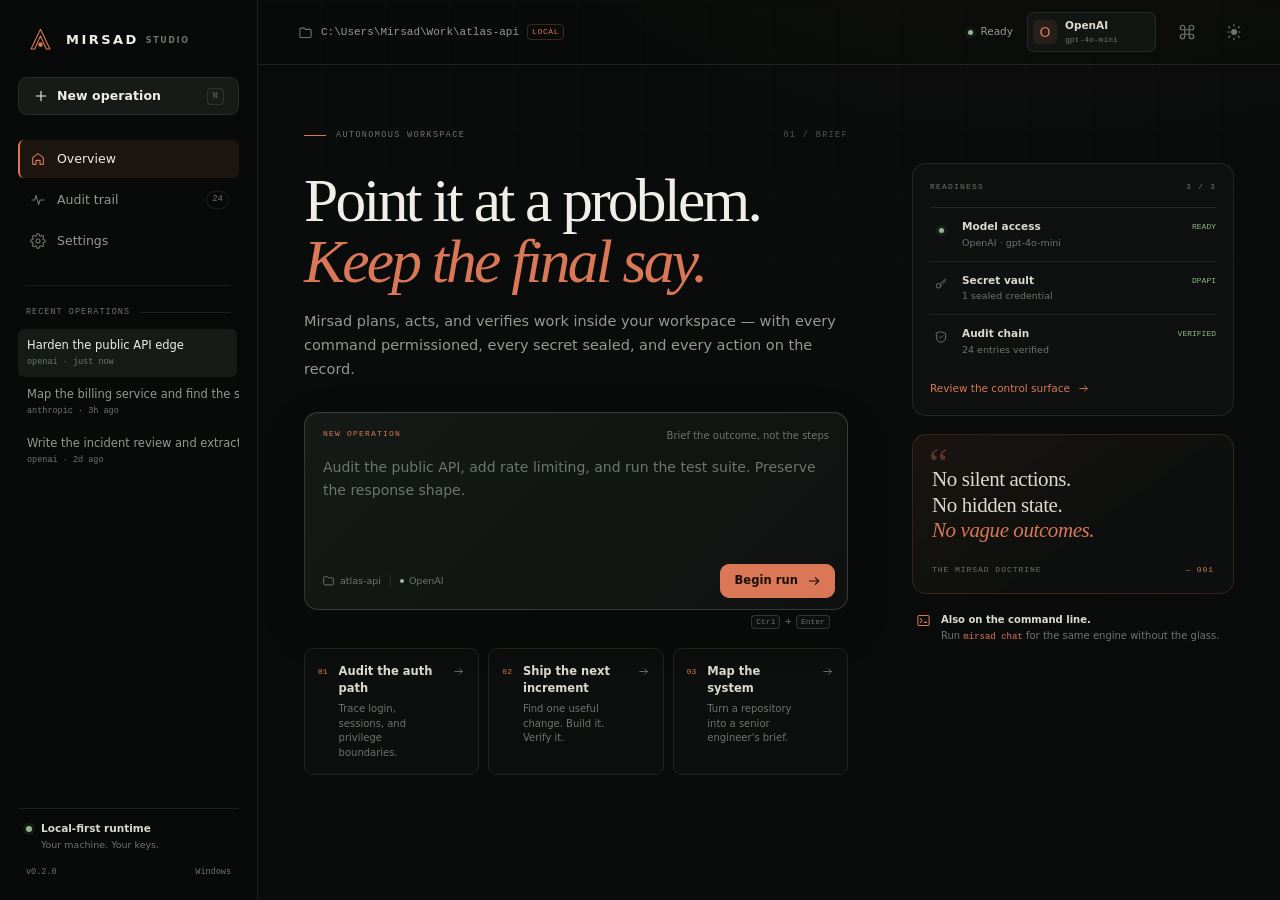
<file: mirsad/desktop/web/index.html>
<!doctype html>
<html lang="en">
<head>
  <meta charset="utf-8" />
  <meta name="viewport" content="width=device-width, initial-scale=1" />
  <meta name="color-scheme" content="dark" />
  <title>Mirsad Studio</title>
  <link rel="stylesheet" href="styles.css" />
  <script src="qrc:///qtwebchannel/qwebchannel.js"></script>
</head>
<body>
  <svg class="svg-sprite" aria-hidden="true">
    <symbol id="i-plus" viewBox="0 0 24 24"><path d="M12 5v14M5 12h14"/></symbol>
    <symbol id="i-home" viewBox="0 0 24 24"><path d="m4 10 8-6 8 6v9a1 1 0 0 1-1 1h-4v-6H9v6H5a1 1 0 0 1-1-1z"/></symbol>
    <symbol id="i-activity" viewBox="0 0 24 24"><path d="M3 12h4l2-7 4 14 2-7h6"/></symbol>
    <symbol id="i-settings" viewBox="0 0 24 24"><circle cx="12" cy="12" r="3"/><path d="M19.4 15a1.7 1.7 0 0 0 .34 1.88l.06.06a2 2 0 1 1-2.83 2.83l-.06-.06A1.7 1.7 0 0 0 15 19.4a1.7 1.7 0 0 0-1 1.55V21a2 2 0 1 1-4 0v-.09A1.7 1.7 0 0 0 9 19.4a1.7 1.7 0 0 0-1.88.34l-.06.06a2 2 0 1 1-2.83-2.83l.06-.06A1.7 1.7 0 0 0 4.6 15a1.7 1.7 0 0 0-1.55-1H3a2 2 0 1 1 0-4h.09A1.7 1.7 0 0 0 4.6 9a1.7 1.7 0 0 0-.34-1.88l-.06-.06a2 2 0 1 1 2.83-2.83l.06.06A1.7 1.7 0 0 0 9 4.6a1.7 1.7 0 0 0 1-1.55V3a2 2 0 1 1 4 0v.09A1.7 1.7 0 0 0 15 4.6a1.7 1.7 0 0 0 1.88-.34l.06-.06a2 2 0 1 1 2.83 2.83l-.06.06A1.7 1.7 0 0 0 19.4 9c.17.6.66 1.06 1.28 1.17H21a2 2 0 1 1 0 4h-.09A1.7 1.7 0 0 0 19.4 15z"/></symbol>
    <symbol id="i-folder" viewBox="0 0 24 24"><path d="M3 7a2 2 0 0 1 2-2h5l2 2h7a2 2 0 0 1 2 2v9a2 2 0 0 1-2 2H5a2 2 0 0 1-2-2z"/></symbol>
    <symbol id="i-shield" viewBox="0 0 24 24"><path d="M12 3 20 6v6c0 5-3.4 8.4-8 9-4.6-.6-8-4-8-9V6z"/><path d="m9 12 2 2 4-4"/></symbol>
    <symbol id="i-terminal" viewBox="0 0 24 24"><rect x="3" y="4" width="18" height="16" rx="2"/><path d="m7 9 3 3-3 3M13 15h4"/></symbol>
    <symbol id="i-file" viewBox="0 0 24 24"><path d="M14 3H6a1 1 0 0 0-1 1v16a1 1 0 0 0 1 1h12a1 1 0 0 0 1-1V8z"/><path d="M14 3v5h5"/></symbol>
    <symbol id="i-search" viewBox="0 0 24 24"><circle cx="11" cy="11" r="7"/><path d="m20 20-4-4"/></symbol>
    <symbol id="i-arrow" viewBox="0 0 24 24"><path d="M5 12h14M14 7l5 5-5 5"/></symbol>
    <symbol id="i-stop" viewBox="0 0 24 24"><rect x="7" y="7" width="10" height="10" rx="1"/></symbol>
    <symbol id="i-check" viewBox="0 0 24 24"><path d="m5 12 4 4L19 6"/></symbol>
    <symbol id="i-x" viewBox="0 0 24 24"><path d="M6 6l12 12M18 6 6 18"/></symbol>
    <symbol id="i-alert" viewBox="0 0 24 24"><path d="M12 3 2.5 20h19z"/><path d="M12 9v5M12 17h.01"/></symbol>
    <symbol id="i-refresh" viewBox="0 0 24 24"><path d="M20 11a8 8 0 1 0-2.3 5.7L20 14"/><path d="M20 5v6h-6"/></symbol>
    <symbol id="i-key" viewBox="0 0 24 24"><circle cx="8" cy="15" r="4"/><path d="m11 12 9-9M17 6l3 3M14 9l2 2"/></symbol>
    <symbol id="i-command" viewBox="0 0 24 24"><path d="M9 6a3 3 0 1 0-3 3h12a3 3 0 1 0-3-3v12a3 3 0 1 0 3-3H6a3 3 0 1 0 3 3z"/></symbol>
    <symbol id="i-dot" viewBox="0 0 24 24"><circle cx="12" cy="12" r="4" fill="currentColor" stroke="none"/></symbol>
    <symbol id="i-clock" viewBox="0 0 24 24"><circle cx="12" cy="12" r="8"/><path d="M12 8v5l3 2"/></symbol>
    <symbol id="i-sun" viewBox="0 0 24 24"><circle cx="12" cy="12" r="4" fill="currentColor" stroke="none"/><path d="M12 2v2M12 20v2M4 12h2M18 12h2M4.9 4.9l1.4 1.4M17.7 17.7l1.4 1.4M19.1 4.9l-1.4 1.4M6.3 17.7l-1.4 1.4"/></symbol>
    <symbol id="i-moon" viewBox="0 0 24 24"><path d="M21 12.8A9 9 0 1 1 11.2 3 7 7 0 0 0 21 12.8z"/></symbol>
  </svg>

  <div class="boot" id="boot">
    <div class="boot-mark" aria-hidden="true">
      <svg viewBox="0 0 40 40"><path d="M20 6 33 33h-5L20 15 12 33H7z" fill="none" stroke="currentColor" stroke-width="1.4"/><circle cx="20" cy="27" r="2.4" fill="currentColor"/></svg>
    </div>
    <div class="boot-word">MIRSAD<span>STUDIO</span></div>
    <div class="boot-line"><span></span></div>
  </div>

  <div class="app" id="app">
    <aside class="sidebar">
      <button class="brand" id="brand-home" aria-label="Mirsad Studio home">
        <svg class="brand-mark" viewBox="0 0 40 40" aria-hidden="true">
          <path d="M20 6 33 33h-5L20 15 12 33H7z" fill="none" stroke="currentColor" stroke-width="1.5"/>
          <circle cx="20" cy="27" r="2.4" fill="currentColor"/>
        </svg>
        <span class="brand-copy"><b>MIRSAD</b><small>STUDIO</small></span>
      </button>

      <button class="btn btn-primary new-run" id="btn-new">
        <svg><use href="#i-plus"/></svg>
        <span>New operation</span>
        <kbd>N</kbd>
      </button>

      <nav class="nav" aria-label="Primary">
        <button class="nav-item is-active" data-route="home">
          <svg><use href="#i-home"/></svg><span>Overview</span>
        </button>
        <button class="nav-item" data-route="activity">
          <svg><use href="#i-activity"/></svg><span>Audit trail</span>
          <span class="nav-count" id="nav-audit-count">0</span>
        </button>
        <button class="nav-item" data-route="settings">
          <svg><use href="#i-settings"/></svg><span>Settings</span>
        </button>
      </nav>

      <div class="sidebar-rule"></div>
      <div class="sidebar-label"><span>Recent operations</span><span class="sidebar-label-line"></span></div>
      <div class="recent" id="recent-list"></div>
      <div class="recent-empty" id="recent-empty">
        <span>No operations yet.</span>
        <button data-route="home">Start the first one.</button>
      </div>

      <div class="sidebar-foot">
        <div class="local-state">
          <span class="pulse-dot"></span>
          <div><b>Local-first runtime</b><small>Your machine. Your keys.</small></div>
        </div>
        <div class="version-row"><span id="version-label">v0.2.0</span><span>Windows</span></div>
      </div>
    </aside>

    <div class="shell">
      <header class="topbar">
        <div class="topbar-left">
          <button class="workspace-chip" id="workspace-chip" title="Choose workspace">
            <svg><use href="#i-folder"/></svg>
            <span class="workspace-label" id="workspace-label">Select workspace</span>
            <span class="workspace-branch">LOCAL</span>
          </button>
        </div>
        <div class="topbar-right">
          <div class="runtime-status" id="status-pill">
            <span class="status-dot"></span>
            <span id="status-label">Ready</span>
          </div>
          <button class="provider-chip" data-route="settings" id="provider-chip">
            <span class="provider-glyph" id="provider-glyph">O</span>
            <span class="provider-copy"><b id="provider-label">OpenAI</b><small id="model-label">gpt-4o-mini</small></span>
          </button>
          <button class="icon-button command-trigger" id="command-trigger" title="Command palette (Ctrl+K)">
            <svg><use href="#i-command"/></svg>
          </button>
          <button class="icon-button" id="theme-toggle" type="button" title="Toggle light theme">
            <svg><use href="#i-sun"/></svg>
          </button>
        </div>
      </header>

      <main class="views" id="views">
        <section class="view is-active" data-view="home" id="view-home">
          <div class="home-grid">
            <div class="home-lead">
              <div class="eyebrow"><span class="eyebrow-rule"></span><span>AUTONOMOUS WORKSPACE</span><span class="eyebrow-index">01 / BRIEF</span></div>
              <h1>Point it at a problem.<br><em>Keep the final say.</em></h1>
              <p class="lede">Mirsad plans, acts, and verifies work inside your workspace — with every command permissioned, every secret sealed, and every action on the record.</p>

              <form class="composer home-composer" id="home-composer">
                <div class="composer-head">
                  <span class="composer-label">NEW OPERATION</span>
                  <span class="composer-hint">Brief the outcome, not the steps</span>
                </div>
                <textarea id="home-input" rows="4" placeholder="Audit the public API, add rate limiting, and run the test suite. Preserve the response shape."></textarea>
                <div class="composer-foot">
                  <div class="composer-context">
                    <span class="context-item"><svg><use href="#i-folder"/></svg><span id="home-workspace">Workspace</span></span>
                    <span class="context-separator"></span>
                    <span class="context-item"><span class="mini-dot"></span><span id="home-provider">OpenAI</span></span>
                  </div>
                  <button class="btn btn-run" id="home-run" type="submit">
                    <span>Begin run</span><svg><use href="#i-arrow"/></svg>
                  </button>
                </div>
                <div class="composer-shortcut"><kbd>Ctrl</kbd><span>+</span><kbd>Enter</kbd></div>
              </form>

              <div class="suggestions">
                <button class="suggestion" data-prompt="Trace the authentication flow in this repository. Identify the five highest-risk findings and write a concise remediation plan.">
                  <span class="suggestion-index">01</span>
                  <span class="suggestion-copy"><b>Audit the auth path</b><small>Trace login, sessions, and privilege boundaries.</small></span>
                  <svg><use href="#i-arrow"/></svg>
                </button>
                <button class="suggestion" data-prompt="Find the smallest high-value improvement in this project, implement it end to end, and prove it with tests.">
                  <span class="suggestion-index">02</span>
                  <span class="suggestion-copy"><b>Ship the next increment</b><small>Find one useful change. Build it. Verify it.</small></span>
                  <svg><use href="#i-arrow"/></svg>
                </button>
                <button class="suggestion" data-prompt="Map this codebase for a new senior engineer. Explain the architecture, the critical paths, and the three things most likely to break.">
                  <span class="suggestion-index">03</span>
                  <span class="suggestion-copy"><b>Map the system</b><small>Turn a repository into a senior engineer's brief.</small></span>
                  <svg><use href="#i-arrow"/></svg>
                </button>
              </div>
            </div>

            <aside class="home-rail">
              <div class="rail-card readiness-card">
                <div class="rail-head"><span>READINESS</span><span class="mono" id="readiness-score">—</span></div>
                <div class="readiness-row" id="ready-provider-row">
                  <span class="readiness-icon"><span class="status-dot" id="ready-provider-dot"></span></span>
                  <span class="readiness-copy"><b>Model access</b><small id="ready-provider-detail">Checking provider…</small></span>
                  <span class="readiness-state" id="ready-provider-state">—</span>
                </div>
                <div class="readiness-row">
                  <span class="readiness-icon"><svg><use href="#i-key"/></svg></span>
                  <span class="readiness-copy"><b>Secret vault</b><small id="ready-vault-detail">Windows DPAPI</small></span>
                  <span class="readiness-state" id="ready-vault-state">—</span>
                </div>
                <div class="readiness-row">
                  <span class="readiness-icon"><svg><use href="#i-shield"/></svg></span>
                  <span class="readiness-copy"><b>Audit chain</b><small id="ready-audit-detail">No entries yet</small></span>
                  <span class="readiness-state" id="ready-audit-state">—</span>
                </div>
                <button class="text-link" data-route="settings">Review the control surface <svg><use href="#i-arrow"/></svg></button>
              </div>

              <blockquote class="doctrine-card">
                <span class="quote-mark">“</span>
                <p>No silent actions.<br>No hidden state.<br><em>No vague outcomes.</em></p>
                <footer>THE MIRSAD DOCTRINE <span>— 001</span></footer>
              </blockquote>

              <div class="rail-note">
                <svg><use href="#i-terminal"/></svg>
                <p><b>Also on the command line.</b><br>Run <code>mirsad chat</code> for the same engine without the glass.</p>
              </div>
            </aside>
          </div>
        </section>

        <section class="view" data-view="chat" id="view-chat">
          <div class="chat-layout">
            <div class="chat-main">
              <header class="operation-head">
                <div class="operation-kicker"><span class="eyebrow-rule"></span><span>ACTIVE OPERATION</span><span class="operation-id mono" id="chat-id">—</span></div>
                <div class="operation-title-row">
                  <h2 id="chat-title">Untitled operation</h2>
                  <span class="operation-status" id="chat-status"><span class="status-dot"></span><span>Ready</span></span>
                </div>
                <div class="operation-meta" id="chat-meta">Mirsad will plan, act, and verify inside the selected workspace.</div>
              </header>

              <div class="transcript" id="transcript" aria-live="polite"></div>

              <div class="typing" id="typing" hidden>
                <span class="typing-mark"><i></i><i></i><i></i></span>
                <span id="typing-label">Mirsad is working</span>
              </div>

              <form class="composer chat-composer" id="chat-composer">
                <textarea id="chat-input" rows="2" placeholder="Add a constraint, ask a question, or give the next instruction."></textarea>
                <div class="composer-foot">
                  <div class="composer-context">
                    <span class="context-item"><svg><use href="#i-folder"/></svg><span id="chat-workspace">Workspace</span></span>
                    <span class="context-separator"></span>
                    <span class="context-item"><span class="mini-dot"></span><span id="chat-provider">OpenAI</span></span>
                  </div>
                  <div class="composer-actions">
                    <button class="btn btn-stop" type="button" id="chat-stop" hidden><svg><use href="#i-stop"/></svg><span>Stop</span></button>
                    <button class="btn btn-run" type="submit" id="chat-run"><span>Send</span><svg><use href="#i-arrow"/></svg></button>
                  </div>
                </div>
                <div class="composer-shortcut"><kbd>Enter</kbd><span>to send</span><span class="dot-sep">·</span><kbd>Shift</kbd><span>+</span><kbd>Enter</kbd><span>for line break</span></div>
              </form>
            </div>

            <aside class="inspector">
              <section class="inspector-block">
                <div class="inspector-head"><span>FLIGHT PLAN</span><span class="mono" id="plan-count">0 / 0</span></div>
                <div class="plan-list" id="plan-list"></div>
                <p class="inspector-empty" id="plan-empty">Mirsad will publish a plan before it starts changing anything.</p>
              </section>

              <section class="inspector-block">
                <div class="inspector-head"><span>ACTIVITY</span><span class="mono" id="activity-count">0</span></div>
                <div class="activity-list" id="inspector-activity"></div>
                <p class="inspector-empty" id="activity-empty">No tool calls in this operation yet.</p>
              </section>

              <section class="inspector-block guardrails">
                <div class="inspector-head"><span>GUARDRAILS</span><svg><use href="#i-shield"/></svg></div>
                <div class="guardrail-row"><span>Workspace boundary</span><b>Enforced</b></div>
                <div class="guardrail-row"><span>Secret guard</span><b>On</b></div>
                <div class="guardrail-row"><span>Approval mode</span><b id="approval-mode">Ask first</b></div>
                <div class="guardrail-row"><span>Audit chain</span><b id="chat-audit-state">Verified</b></div>
              </section>

              <section class="session-foot">
                <span class="mono">SESSION</span>
                <span id="session-id" class="mono">—</span>
                <span class="mono">CREATED</span>
                <span id="session-created">—</span>
              </section>
            </aside>
          </div>
        </section>

        <section class="view" data-view="activity" id="view-activity">
          <div class="page-head">
            <div class="eyebrow"><span class="eyebrow-rule"></span><span>EVIDENCE LOG</span><span class="eyebrow-index">03 / LEDGER</span></div>
            <div class="page-title-row">
              <h1>Evidence, <em>not vibes.</em></h1>
              <button class="btn btn-quiet" id="verify-audit"><svg><use href="#i-shield"/></svg><span>Verify chain</span></button>
            </div>
            <p class="page-lede">Every approval, tool call, and settings change is appended to a SHA-256 hash chain. If a line changes, the chain breaks.</p>
          </div>
          <div class="audit-summary">
            <div class="audit-seal" id="audit-seal"><svg><use href="#i-shield"/></svg></div>
            <div class="audit-summary-copy">
              <span class="mono">CHAIN INTEGRITY</span>
              <h2 id="audit-status">No activity recorded</h2>
              <p id="audit-message">The ledger will appear here once Mirsad starts working.</p>
            </div>
            <div class="audit-stats">
              <div><span class="mono">ENTRIES</span><b id="audit-count">0</b></div>
              <div><span class="mono">STORAGE</span><b>Local</b></div>
            </div>
            <button class="icon-button" id="refresh-audit" title="Refresh audit log"><svg><use href="#i-refresh"/></svg></button>
          </div>
          <div class="ledger">
            <div class="ledger-head"><span>SEQ</span><span>TIME</span><span>EVENT</span><span>DETAIL</span><span>HASH</span></div>
            <div id="audit-list"></div>
            <div class="ledger-empty" id="audit-empty">
              <svg><use href="#i-clock"/></svg>
              <p>No evidence yet. Start an operation and every action will be recorded here.</p>
            </div>
          </div>
        </section>

        <section class="view" data-view="settings" id="view-settings">
          <div class="page-head settings-head">
            <div class="eyebrow"><span class="eyebrow-rule"></span><span>CONTROL SURFACE</span><span class="eyebrow-index">04 / CONFIG</span></div>
            <div class="page-title-row">
              <h1>Configure the <em>instrument.</em></h1>
              <button class="btn btn-run settings-save-top" type="submit" form="settings-form">
                <span>Save control surface</span><svg><use href="#i-arrow"/></svg>
              </button>
            </div>
            <p class="page-lede">Bring your own models. Keep the keys on your machine. Tighten the guardrails until they match the risk.</p>
          </div>

          <form id="settings-form" class="settings-grid">
            <section class="settings-card model-card">
              <div class="card-head"><span class="card-index">01</span><div><h2>Model access</h2><p>Choose the mind behind the operation.</p></div><span class="card-status" id="key-status">Key missing</span></div>
              <div class="field-grid">
                <label class="field"><span>Provider</span><select id="set-provider"></select></label>
                <label class="field"><span>Model</span><input id="set-model" type="text" autocomplete="off" spellcheck="false" placeholder="Provider default" /></label>
              </div>
              <div class="provider-note" id="provider-note">Keys are sealed with Windows DPAPI and never written to config.json.</div>
              <div class="key-row">
                <label class="field grow"><span>API key <em id="key-env">—</em></span><input id="key-input" type="password" autocomplete="new-password" spellcheck="false" placeholder="Paste a new key to seal it" /></label>
                <button class="btn btn-quiet" type="button" id="save-key"><svg><use href="#i-key"/></svg><span>Seal key</span></button>
                <button class="icon-button danger-hover" type="button" id="remove-key" title="Remove stored key"><svg><use href="#i-x"/></svg></button>
              </div>
              <div class="inline-status"><span class="status-dot" id="key-dot"></span><span id="key-detail">No key in the encrypted vault.</span></div>
            </section>

            <section class="settings-card">
              <div class="card-head"><span class="card-index">02</span><div><h2>Run behavior</h2><p>Set the tempo and the budget.</p></div></div>
              <label class="field"><span>Temperature <b class="range-value" id="temp-value">0.2</b></span><input id="set-temperature" type="range" min="0" max="2" step="0.1" value="0.2" /></label>
              <div class="field-grid compact">
                <label class="field"><span>Step budget</span><input id="set-max-steps" type="number" min="1" max="60" value="12" /></label>
                <label class="field"><span>History window</span><input id="set-max-history" type="number" min="8" max="500" value="80" /></label>
              </div>
              <label class="switch-row">
                <span><b>Auto-approve sensitive actions</b><small>Shell commands and file writes will run without asking. Not recommended.</small></span>
                <input id="set-auto" type="checkbox" class="switch-input" />
                <span class="switch-ui" aria-hidden="true"></span>
              </label>
              <div class="warning-strip" id="auto-warning" hidden><svg><use href="#i-alert"/></svg><span>Auto-approval removes the human checkpoint. Use it only for tightly scoped work.</span></div>
            </section>

            <section class="settings-card">
              <div class="card-head"><span class="card-index">03</span><div><h2>Workspace</h2><p>The only directory Mirsad can touch.</p></div></div>
              <div class="workspace-field">
                <div class="workspace-path"><svg><use href="#i-folder"/></svg><span id="set-workdir-label">—</span></div>
                <input id="set-workdir" type="hidden" />
                <button class="btn btn-quiet" type="button" id="browse-workdir"><span>Choose folder</span></button>
              </div>
              <p class="field-note">File reads, writes, searches, and shell commands are scoped to this directory. Symlink escapes are resolved and rejected.</p>
              <div class="guardrail-pills"><span>Path boundary</span><span>Secret guard</span><span>No shell interpolation</span></div>
            </section>

            <section class="settings-card">
              <div class="card-head"><span class="card-index">04</span><div><h2>Security posture</h2><p>Proof lives beside the work.</p></div><span class="card-status secure" id="vault-state">Vault ready</span></div>
              <div class="security-list">
                <div class="security-row"><div class="security-glyph"><svg><use href="#i-key"/></svg></div><div><b>Secret vault</b><span id="vault-detail">Windows DPAPI encryption</span></div><span class="security-mark" id="vault-count">0 keys</span></div>
                <div class="security-row"><div class="security-glyph"><svg><use href="#i-shield"/></svg></div><div><b>Audit chain</b><span id="settings-audit-detail">No entries</span></div><button type="button" class="text-link small" id="settings-verify">Verify</button></div>
                <div class="security-row"><div class="security-glyph"><svg><use href="#i-terminal"/></svg></div><div><b>Command policy</b><span>System-destructive commands are refused.</span></div><span class="security-mark">Active</span></div>
              </div>
              <p class="field-note">No software is literally unbreakable. Mirsad is designed so a compromised model has the smallest possible blast radius.</p>
            </section>

            <div class="settings-actions">
              <span class="settings-hint" id="settings-hint">Changes apply to the next operation.</span>
              <button class="btn btn-run" type="submit" id="save-settings"><span>Save control surface</span><svg><use href="#i-arrow"/></svg></button>
            </div>
          </form>
        </section>
      </main>
    </div>
  </div>

  <div class="command-overlay" id="command-overlay" hidden>
    <div class="command-panel" role="dialog" aria-modal="true" aria-label="Command palette">
      <div class="command-input-wrap"><svg><use href="#i-search"/></svg><input id="command-input" placeholder="Search actions and operations…" autocomplete="off" /></div>
      <div class="command-list" id="command-list"></div>
      <div class="command-foot"><span><kbd>↑</kbd><kbd>↓</kbd> navigate</span><span><kbd>Enter</kbd> open</span><span><kbd>Esc</kbd> close</span></div>
    </div>
  </div>

  <div class="modal-root" id="modal-root" hidden>
    <div class="modal-scrim"></div>
    <div class="approval-modal" id="approval-modal" role="dialog" aria-modal="true" aria-labelledby="approval-title">
      <header class="approval-head">
        <div class="approval-seal"><svg><use href="#i-shield"/></svg></div>
        <div><span class="eyebrow tiny">HUMAN CHECKPOINT</span><h2 id="approval-title">Action requires approval</h2></div>
        <span class="risk-badge" id="approval-risk">ELEVATED</span>
      </header>
      <div class="approval-body">
        <div class="approval-meta"><span class="mono" id="approval-tool">tool</span><span id="approval-summary">Review the payload before it runs.</span></div>
        <pre class="approval-detail" id="approval-detail"></pre>
        <div class="approval-diff" id="approval-diff" hidden>
          <div class="approval-diff-head"><span class="mono">Diff</span><span>Proposed change</span></div>
          <pre class="approval-diff-body" id="approval-diff-body"></pre>
        </div>
        <div class="approval-reasons" id="approval-reasons"></div>
      </div>
      <footer class="approval-foot">
        <p><svg><use href="#i-shield"/></svg><span>This action is logged in the audit chain.</span></p>
        <div class="approval-actions">
          <button class="btn btn-quiet" id="approval-deny">Deny</button>
          <button class="btn btn-approve" id="approval-allow"><svg><use href="#i-check"/></svg><span>Approve once</span></button>
        </div>
      </footer>
    </div>
  </div>

  <div class="toast-stack" id="toast-stack" aria-live="polite"></div>

  <script src="app.js"></script>
</body>
</html>
</file>
<file: mirsad/desktop/web/styles.css>
:root {
  --ink: #0a0c0b;
  --ink-raised: #0e110f;
  --panel: #121613;
  --panel-2: #161b17;
  --panel-3: #1b211c;
  --paper: #f0eee7;
  --paper-soft: #dcd9cf;
  --muted: #929a91;
  --faint: #6d756d;
  --line: rgba(240, 238, 231, 0.09);
  --line-strong: rgba(240, 238, 231, 0.17);
  --copper: #d97757;
  --copper-bright: #e58b6d;
  --copper-wash: rgba(217, 119, 87, 0.1);
  --sage: #a5b79f;
  --danger: #e06b63;
  --warning: #d5a15f;
  --success: #92b68e;
  --sans: "Segoe UI Variable Text", "Segoe UI", system-ui, -apple-system, sans-serif;
  --display: "Iowan Old Style", "Palatino Linotype", "Book Antiqua", Georgia, serif;
  --mono: "Cascadia Code", "Cascadia Mono", Consolas, "Courier New", monospace;
  --sidebar: 258px;
  --radius: 14px;
  --radius-sm: 9px;
  --ease: 160ms cubic-bezier(0.2, 0.65, 0.3, 1);
}

[data-theme="light"] {
  --ink: #f6f4ee;
  --ink-raised: #ffffff;
  --panel: #ffffff;
  --panel-2: #f3f1ea;
  --panel-3: #e9e6dd;
  --paper: #1a1d1b;
  --paper-soft: #4d524c;
  --muted: #6f756e;
  --faint: #8a9088;
  --line: rgba(26, 29, 27, 0.09);
  --line-strong: rgba(26, 29, 27, 0.18);
  --copper: #c96a45;
  --copper-bright: #d97e5c;
  --copper-wash: rgba(217, 119, 87, 0.12);
  --sage: #7d9170;
  --danger: #c04a43;
  --warning: #a97a3a;
  --success: #6f9170;
}

[data-theme="light"] .tool-output { background: var(--ink-raised); }
[data-theme="light"] .kbd { background: rgba(26, 29, 27, 0.04); }
[data-theme="light"] .tool-card > summary:hover { background: rgba(26, 29, 27, 0.04); }
[data-theme="light"] .ledger-row:hover { background: rgba(26, 29, 27, 0.04); }
[data-theme="light"] .nav-item:hover { background: rgba(26, 29, 27, 0.05); }
[data-theme="light"] .recent-item:hover { background: rgba(26, 29, 27, 0.05); }
[data-theme="light"] .composer { box-shadow: 0 18px 50px rgba(26, 29, 27, 0.08), inset 0 1px 0 rgba(255, 255, 255, 0.65); }
[data-theme="light"] .composer:focus-within { box-shadow: 0 18px 55px rgba(26, 29, 27, 0.12), 0 0 0 3px rgba(217, 119, 87, 0.06); }

* { box-sizing: border-box; }
html, body { height: 100%; margin: 0; }
body {
  background: var(--ink);
  color: var(--paper);
  font-family: var(--sans);
  font-size: 14px;
  line-height: 1.5;
  overflow: hidden;
  -webkit-font-smoothing: antialiased;
}
button, input, textarea, select { font: inherit; color: inherit; }
button { cursor: pointer; }
button:focus-visible, input:focus-visible, textarea:focus-visible, select:focus-visible, summary:focus-visible {
  outline: 1px solid var(--copper);
  outline-offset: 2px;
}
::selection { background: var(--copper); color: #1a0f0a; }
[hidden] { display: none !important; }
.svg-sprite { position: absolute; width: 0; height: 0; overflow: hidden; }
svg { width: 18px; height: 18px; fill: none; stroke: currentColor; stroke-width: 1.65; stroke-linecap: round; stroke-linejoin: round; flex: none; }
code, .mono { font-family: var(--mono); font-variant-ligatures: none; }
kbd {
  font-family: var(--mono);
  font-size: 9px;
  line-height: 1;
  color: var(--faint);
  border: 1px solid var(--line-strong);
  border-radius: 4px;
  padding: 3px 5px;
  background: rgba(255, 255, 255, 0.018);
}

/* Boot */
.boot {
  position: fixed;
  inset: 0;
  z-index: 100;
  display: flex;
  flex-direction: column;
  align-items: center;
  justify-content: center;
  gap: 16px;
  background: var(--ink);
  transition: opacity 380ms ease, visibility 380ms ease;
}
body:not(.is-booting) .boot { opacity: 0; visibility: hidden; }
.boot-mark { width: 44px; height: 44px; color: var(--copper); }
.boot-mark svg { width: 100%; height: 100%; }
.boot-word { font-size: 12px; letter-spacing: 0.32em; font-weight: 600; }
.boot-word span { color: var(--faint); margin-left: 8px; font-size: 9px; letter-spacing: 0.24em; }
.boot-line { width: 120px; height: 1px; background: var(--line); overflow: hidden; }
.boot-line span { display: block; width: 45%; height: 100%; background: var(--copper); animation: boot-slide 1.2s ease-in-out infinite; }
@keyframes boot-slide { 0% { transform: translateX(-110%); } 100% { transform: translateX(330%); } }

/* App frame */
.app {
  display: grid;
  grid-template-columns: var(--sidebar) minmax(0, 1fr);
  height: 100vh;
  background:
    radial-gradient(900px 520px at 82% -22%, rgba(217, 119, 87, 0.055), transparent 65%),
    var(--ink);
}
.app::after {
  content: "";
  position: fixed;
  inset: 0;
  z-index: 0;
  pointer-events: none;
  opacity: 0.025;
  background-image: linear-gradient(rgba(240, 238, 231, 0.7) 1px, transparent 1px), linear-gradient(90deg, rgba(240, 238, 231, 0.7) 1px, transparent 1px);
  background-size: 64px 64px;
  mask-image: linear-gradient(to bottom, black, transparent 55%);
}
.sidebar, .shell { position: relative; z-index: 1; }

/* Sidebar */
.sidebar {
  display: flex;
  flex-direction: column;
  min-height: 0;
  padding: 25px 18px 19px;
  border-right: 1px solid var(--line);
  background: rgba(8, 10, 9, 0.72);
}
.brand {
  display: flex;
  align-items: center;
  gap: 11px;
  border: 0;
  padding: 0 8px 23px;
  background: transparent;
  color: var(--paper);
  text-align: left;
}
.brand-mark { width: 29px; height: 29px; color: var(--copper); }
.brand-copy { display: flex; align-items: baseline; gap: 7px; }
.brand-copy b { font-size: 13px; letter-spacing: 0.19em; font-weight: 650; }
.brand-copy small { color: var(--faint); font-size: 8px; letter-spacing: 0.2em; font-weight: 600; transform: translateY(-1px); }
.brand:hover .brand-mark { color: var(--copper-bright); }

.btn {
  display: inline-flex;
  align-items: center;
  justify-content: center;
  gap: 8px;
  min-height: 38px;
  border-radius: var(--radius-sm);
  border: 1px solid transparent;
  padding: 0 14px;
  font-size: 12.5px;
  font-weight: 600;
  letter-spacing: 0.005em;
  transition: background var(--ease), border-color var(--ease), color var(--ease), transform var(--ease);
}
.btn:active { transform: translateY(1px); }
.btn svg { width: 16px; height: 16px; }
.btn-primary { width: 100%; justify-content: flex-start; background: var(--panel-2); border-color: var(--line); color: var(--paper); }
.btn-primary:hover { background: var(--panel-3); border-color: var(--line-strong); }
.btn-primary span { flex: 1; text-align: left; }
.btn-primary kbd { opacity: 0.65; }
.new-run { margin-bottom: 25px; }
.btn-run { background: var(--copper); color: #1b0f0a; border-color: var(--copper); }
.btn-run:hover { background: var(--copper-bright); border-color: var(--copper-bright); }
.btn-quiet { background: transparent; border-color: var(--line-strong); color: var(--paper-soft); }
.btn-quiet:hover { border-color: var(--copper); color: var(--paper); }
.btn-stop { background: transparent; border-color: rgba(224, 107, 99, 0.4); color: var(--danger); }
.btn-stop:hover { background: rgba(224, 107, 99, 0.08); }
.btn:disabled { cursor: not-allowed; opacity: 0.45; }
.btn-approve { background: var(--copper); color: #1b0f0a; border-color: var(--copper); }
.btn-approve:hover { background: var(--copper-bright); }

.nav { display: flex; flex-direction: column; gap: 3px; }
.nav-item {
  display: flex;
  align-items: center;
  gap: 11px;
  width: 100%;
  min-height: 38px;
  padding: 0 10px;
  border: 0;
  border-left: 2px solid transparent;
  border-radius: 6px;
  background: transparent;
  color: var(--muted);
  text-align: left;
  font-size: 12.5px;
  transition: color var(--ease), background var(--ease), border-color var(--ease);
}
.nav-item svg { width: 16px; height: 16px; color: var(--faint); }
.nav-item span:nth-child(2) { flex: 1; }
.nav-item:hover { color: var(--paper); background: rgba(255, 255, 255, 0.025); }
.nav-item.is-active { color: var(--paper); border-left-color: var(--copper); background: var(--copper-wash); }
.nav-item.is-active svg { color: var(--copper); }
.nav-count {
  font-family: var(--mono);
  font-size: 9px;
  min-width: 20px;
  text-align: center;
  color: var(--faint);
  border: 1px solid var(--line);
  border-radius: 10px;
  padding: 1px 5px;
}
.sidebar-rule { height: 1px; background: var(--line); margin: 25px 8px 20px; }
.sidebar-label { display: flex; align-items: center; gap: 10px; padding: 0 8px 10px; color: var(--faint); font-family: var(--mono); font-size: 8.5px; letter-spacing: 0.12em; text-transform: uppercase; }
.sidebar-label-line { flex: 1; height: 1px; background: var(--line); }
.recent { display: flex; flex-direction: column; gap: 1px; overflow-y: auto; min-height: 0; padding-right: 2px; }
.recent-item {
  display: flex;
  flex-direction: column;
  gap: 2px;
  width: 100%;
  padding: 8px 9px;
  border: 0;
  border-radius: 6px;
  background: transparent;
  text-align: left;
  color: var(--muted);
  transition: background var(--ease), color var(--ease);
}
.recent-item:hover { background: rgba(255, 255, 255, 0.028); color: var(--paper); }
.recent-item.is-active { background: var(--panel-2); color: var(--paper); }
.recent-item b { font-size: 11.5px; font-weight: 500; overflow: hidden; white-space: nowrap; text-overflow: ellipsis; }
.recent-item small { font-family: var(--mono); font-size: 8.5px; color: var(--faint); }
.recent-empty { display: flex; flex-direction: column; gap: 5px; padding: 8px 9px; color: var(--faint); font-size: 11px; }
.recent-empty button { border: 0; background: transparent; padding: 0; color: var(--copper); font-size: 11px; text-align: left; }
.sidebar-foot { margin-top: auto; padding-top: 18px; }
.local-state { display: flex; align-items: flex-start; gap: 9px; padding: 12px 8px; border-top: 1px solid var(--line); }
.pulse-dot { width: 6px; height: 6px; margin-top: 5px; border-radius: 50%; background: var(--success); box-shadow: 0 0 0 3px rgba(146, 182, 142, 0.09); }
.local-state div { display: flex; flex-direction: column; gap: 1px; }
.local-state b { color: var(--paper-soft); font-size: 10.5px; font-weight: 600; }
.local-state small { color: var(--faint); font-size: 9.5px; }
.version-row { display: flex; justify-content: space-between; padding: 2px 8px; color: var(--faint); font-family: var(--mono); font-size: 8.5px; }

/* Top bar */
.shell { display: flex; flex-direction: column; min-width: 0; min-height: 0; }
.topbar {
  display: flex;
  align-items: center;
  justify-content: space-between;
  gap: 18px;
  height: 65px;
  padding: 0 30px;
  border-bottom: 1px solid var(--line);
  background: rgba(10, 12, 11, 0.35);
}
.topbar-left, .topbar-right { display: flex; align-items: center; gap: 14px; min-width: 0; }
.workspace-chip {
  display: flex;
  align-items: center;
  gap: 8px;
  max-width: 430px;
  padding: 6px 9px;
  border: 1px solid transparent;
  border-radius: 6px;
  background: transparent;
  color: var(--muted);
  font-size: 11px;
  transition: border-color var(--ease), color var(--ease), background var(--ease);
}
.workspace-chip:hover { border-color: var(--line); background: var(--panel); color: var(--paper); }
.workspace-chip svg { width: 15px; height: 15px; color: var(--faint); }
.workspace-label { overflow: hidden; text-overflow: ellipsis; white-space: nowrap; font-family: var(--mono); }
.workspace-branch { font-family: var(--mono); font-size: 8px; letter-spacing: 0.08em; color: var(--copper); border: 1px solid rgba(217, 119, 87, 0.25); border-radius: 4px; padding: 1px 4px; }
.runtime-status { display: flex; align-items: center; gap: 7px; color: var(--muted); font-size: 10.5px; }
.status-dot { display: inline-block; width: 5px; height: 5px; border-radius: 50%; background: var(--success); box-shadow: 0 0 0 3px rgba(146, 182, 142, 0.08); }
.runtime-status.is-working .status-dot { background: var(--copper); box-shadow: 0 0 0 3px rgba(217, 119, 87, 0.1); animation: pulse 1.5s ease-in-out infinite; }
.runtime-status.is-error .status-dot { background: var(--danger); box-shadow: 0 0 0 3px rgba(224, 107, 99, 0.1); }
@keyframes pulse { 50% { opacity: 0.35; } }
.provider-chip {
  display: flex;
  align-items: center;
  gap: 8px;
  padding: 5px 8px 5px 5px;
  border: 1px solid var(--line);
  border-radius: 7px;
  background: var(--panel);
  color: var(--paper-soft);
  text-align: left;
  transition: border-color var(--ease), background var(--ease);
}
.provider-chip:hover { border-color: var(--line-strong); background: var(--panel-2); }
.provider-glyph { display: grid; place-items: center; width: 24px; height: 24px; border-radius: 5px; background: var(--copper-wash); color: var(--copper); font-family: var(--serif); font-size: 14px; }
.provider-copy { display: flex; flex-direction: column; gap: 0; min-width: 82px; }
.provider-copy b { font-size: 10.5px; font-weight: 600; }
.provider-copy small { color: var(--faint); font-family: var(--mono); font-size: 8px; }
.icon-button { display: grid; place-items: center; width: 33px; height: 33px; border: 1px solid transparent; border-radius: 7px; background: transparent; color: var(--faint); transition: color var(--ease), border-color var(--ease), background var(--ease); }
.icon-button:hover { color: var(--paper); border-color: var(--line); background: var(--panel); }
.danger-hover:hover { color: var(--danger); border-color: rgba(224, 107, 99, 0.3); }

/* Views */
.views { position: relative; flex: 1; min-height: 0; overflow: hidden; }
.view { display: none; height: 100%; overflow-y: auto; padding: 45px 46px 50px; }
.view.is-active { display: block; animation: view-in 220ms var(--ease); }
@keyframes view-in { from { opacity: 0; transform: translateY(4px); } to { opacity: 1; transform: none; } }

/* Home */
.home-grid { display: grid; grid-template-columns: minmax(0, 1fr) 322px; gap: clamp(35px, 5vw, 84px); max-width: 1250px; margin: 0 auto; min-height: 100%; }
.home-lead { padding-top: 19px; min-width: 0; }
.eyebrow { display: flex; align-items: center; gap: 10px; color: var(--faint); font-family: var(--mono); font-size: 8.5px; letter-spacing: 0.16em; text-transform: uppercase; }
.eyebrow-rule { width: 22px; height: 1px; background: var(--copper); }
.eyebrow-index { margin-left: auto; color: var(--faint); opacity: 0.7; }
.eyebrow.tiny { font-size: 8px; }
h1, h2, p { margin-top: 0; }
.home-lead h1 { margin: 28px 0 19px; font-family: var(--display); font-size: clamp(44px, 4.8vw, 68px); font-weight: 400; line-height: 0.99; letter-spacing: -0.045em; }
.home-lead h1 em, .page-head h1 em { color: var(--copper); font-style: italic; }
.lede { max-width: 620px; margin-bottom: 30px; color: var(--muted); font-size: 14.5px; line-height: 1.65; }
.composer {
  position: relative;
  border: 1px solid var(--line-strong);
  border-radius: var(--radius);
  background: linear-gradient(135deg, rgba(22, 27, 23, 0.98), rgba(15, 18, 16, 0.98));
  box-shadow: 0 18px 50px rgba(0, 0, 0, 0.13), inset 0 1px 0 rgba(255, 255, 255, 0.025);
  transition: border-color var(--ease), box-shadow var(--ease);
}
.composer:focus-within { border-color: rgba(217, 119, 87, 0.48); box-shadow: 0 18px 55px rgba(0, 0, 0, 0.18), 0 0 0 3px rgba(217, 119, 87, 0.045); }
.home-composer { max-width: 760px; }
.composer-head { display: flex; justify-content: space-between; gap: 16px; padding: 15px 18px 0; }
.composer-label { color: var(--copper); font-family: var(--mono); font-size: 8px; letter-spacing: 0.15em; }
.composer-hint { color: var(--faint); font-size: 10px; }
.composer textarea {
  display: block;
  width: 100%;
  border: 0;
  resize: none;
  background: transparent;
  color: var(--paper);
  padding: 13px 18px 18px;
  font-size: 14px;
  line-height: 1.6;
  outline: 0;
}
.composer textarea::placeholder { color: var(--faint); }
.composer-foot { display: flex; align-items: center; justify-content: space-between; gap: 14px; padding: 0 12px 11px 17px; }
.composer-context { display: flex; align-items: center; gap: 9px; min-width: 0; color: var(--faint); font-size: 9.5px; }
.context-item { display: flex; align-items: center; gap: 5px; min-width: 0; white-space: nowrap; overflow: hidden; text-overflow: ellipsis; }
.context-item svg { width: 13px; height: 13px; }
.context-separator { width: 1px; height: 12px; background: var(--line); }
.mini-dot { width: 4px; height: 4px; border-radius: 50%; background: var(--sage); }
.btn-run { min-height: 34px; padding: 0 12px 0 14px; font-size: 11.5px; }
.composer-shortcut { position: absolute; right: 17px; bottom: -20px; display: flex; align-items: center; gap: 4px; color: var(--faint); font-size: 9px; }
.composer-shortcut kbd { font-size: 8px; padding: 2px 4px; }
.suggestions { display: grid; grid-template-columns: repeat(3, minmax(0, 1fr)); gap: 9px; max-width: 760px; margin-top: 38px; }
.suggestion {
  display: flex;
  align-items: flex-start;
  gap: 11px;
  min-height: 100px;
  padding: 14px 13px;
  border: 1px solid var(--line);
  border-radius: 9px;
  background: rgba(18, 22, 19, 0.45);
  color: var(--paper-soft);
  text-align: left;
  transition: border-color var(--ease), background var(--ease), transform var(--ease);
}
.suggestion:hover { border-color: var(--line-strong); background: var(--panel); transform: translateY(-1px); }
.suggestion-index { color: var(--copper); font-family: var(--mono); font-size: 8px; padding-top: 3px; }
.suggestion-copy { display: flex; flex-direction: column; gap: 5px; flex: 1; min-width: 0; }
.suggestion-copy b { font-size: 11.5px; font-weight: 600; }
.suggestion-copy small { color: var(--faint); font-size: 10px; line-height: 1.45; }
.suggestion > svg { width: 13px; height: 13px; margin-top: 2px; color: var(--faint); transition: color var(--ease), transform var(--ease); }
.suggestion:hover > svg { color: var(--copper); transform: translateX(2px); }

.home-rail { display: flex; flex-direction: column; gap: 18px; padding-top: 53px; }
.rail-card { border: 1px solid var(--line); border-radius: var(--radius); background: rgba(18, 22, 19, 0.62); padding: 17px; }
.rail-head { display: flex; justify-content: space-between; align-items: center; margin-bottom: 14px; color: var(--faint); font-family: var(--mono); font-size: 8px; letter-spacing: 0.15em; }
.readiness-score { color: var(--sage); }
.readiness-row { display: flex; align-items: flex-start; gap: 10px; padding: 11px 0; border-top: 1px solid var(--line); }
.readiness-icon { display: grid; place-items: center; width: 22px; height: 22px; color: var(--faint); }
.readiness-icon svg { width: 14px; height: 14px; }
.readiness-copy { display: flex; flex-direction: column; gap: 2px; flex: 1; min-width: 0; }
.readiness-copy b { font-size: 10.5px; font-weight: 600; color: var(--paper-soft); }
.readiness-copy small { color: var(--faint); font-size: 9.5px; line-height: 1.35; }
.readiness-state { font-family: var(--mono); font-size: 8px; color: var(--faint); padding-top: 2px; white-space: nowrap; }
.readiness-state.is-good { color: var(--success); }
.readiness-state.is-bad { color: var(--danger); }
.text-link { display: inline-flex; align-items: center; gap: 7px; border: 0; background: transparent; padding: 13px 0 0; color: var(--copper); font-size: 10.5px; text-align: left; }
.text-link svg { width: 13px; height: 13px; transition: transform var(--ease); }
.text-link:hover svg { transform: translateX(2px); }
.text-link.small { padding: 0; font-size: 10px; }
.doctrine-card { position: relative; margin: 0; padding: 22px 19px 17px; border: 1px solid rgba(217, 119, 87, 0.18); border-radius: var(--radius); background: linear-gradient(145deg, rgba(217, 119, 87, 0.08), rgba(18, 22, 19, 0.45) 62%); }
.quote-mark { position: absolute; top: 6px; left: 16px; color: var(--copper); font-family: var(--display); font-size: 43px; line-height: 1; opacity: 0.35; }
.doctrine-card p { position: relative; margin: 10px 0 20px; color: var(--paper-soft); font-family: var(--display); font-size: 21px; line-height: 1.23; letter-spacing: -0.02em; }
.doctrine-card p em { color: var(--copper); }
.doctrine-card footer { display: flex; justify-content: space-between; color: var(--faint); font-family: var(--mono); font-size: 8px; letter-spacing: 0.12em; }
.doctrine-card footer span { color: var(--copper); }
.rail-note { display: flex; gap: 10px; padding: 0 4px; color: var(--faint); }
.rail-note svg { width: 15px; height: 15px; margin-top: 1px; color: var(--copper); }
.rail-note p { font-size: 10px; line-height: 1.55; }
.rail-note b { color: var(--paper-soft); font-weight: 600; }
.rail-note code { color: var(--copper); font-size: 9px; }

/* Chat */
#view-chat { padding: 0; overflow: hidden; }
.chat-layout { display: grid; grid-template-columns: minmax(0, 1fr) 310px; height: 100%; }
.chat-main { display: flex; flex-direction: column; min-width: 0; min-height: 0; position: relative; }
.operation-head { padding: 31px 42px 19px; border-bottom: 1px solid var(--line); }
.operation-kicker { display: flex; align-items: center; gap: 9px; color: var(--faint); font-family: var(--mono); font-size: 8px; letter-spacing: 0.14em; }
.operation-id { margin-left: auto; color: var(--faint); letter-spacing: 0.04em; }
.operation-title-row { display: flex; align-items: center; gap: 15px; margin-top: 12px; }
.operation-title-row h2 { min-width: 0; margin: 0; overflow: hidden; text-overflow: ellipsis; white-space: nowrap; font-family: var(--display); font-size: 31px; font-weight: 400; letter-spacing: -0.035em; line-height: 1.1; }
.operation-status { display: inline-flex; align-items: center; gap: 7px; flex: none; padding: 4px 8px; border: 1px solid var(--line); border-radius: 20px; color: var(--muted); font-size: 9px; }
.operation-status .status-dot { width: 4px; height: 4px; }
.operation-status.is-working { color: var(--copper); border-color: rgba(217, 119, 87, 0.25); }
.operation-status.is-working .status-dot { background: var(--copper); animation: pulse 1.5s infinite; }
.operation-status.is-complete { color: var(--success); }
.operation-status.is-error { color: var(--danger); }
.operation-status.is-error .status-dot { background: var(--danger); }
.operation-meta { margin-top: 8px; color: var(--faint); font-size: 11px; }
.transcript { flex: 1; min-height: 0; overflow-y: auto; padding: 28px 42px 20px; scroll-behavior: smooth; }
.message { max-width: 820px; margin: 0 auto 25px; animation: message-in 240ms var(--ease); }
@keyframes message-in { from { opacity: 0; transform: translateY(5px); } to { opacity: 1; transform: none; } }
.message-user { max-width: 820px; padding: 15px 18px; border-left: 2px solid var(--copper); border-radius: 0 8px 8px 0; background: rgba(217, 119, 87, 0.045); }
.message-meta { display: flex; align-items: center; gap: 9px; margin-bottom: 8px; color: var(--copper); font-family: var(--mono); font-size: 8px; letter-spacing: 0.13em; }
.message-meta span:last-child { color: var(--faint); letter-spacing: 0.02em; }
.message-user .message-body { white-space: pre-wrap; color: var(--paper); font-size: 13.5px; line-height: 1.6; }
.message-assistant { position: relative; padding-left: 0; }
.assistant-head { display: flex; align-items: center; gap: 9px; margin-bottom: 10px; color: var(--faint); font-family: var(--mono); font-size: 8px; letter-spacing: 0.13em; }
.assistant-head .assistant-mark { display: grid; place-items: center; width: 18px; height: 18px; color: var(--copper); border: 1px solid rgba(217, 119, 87, 0.25); border-radius: 50%; }
.assistant-head .assistant-mark svg { width: 11px; height: 11px; }
.assistant-head span:last-child { color: var(--faint); opacity: 0.65; }
.markdown { color: var(--paper-soft); font-size: 13.5px; line-height: 1.7; }
.markdown p { margin: 0 0 12px; }
.markdown p:last-child { margin-bottom: 0; }
.markdown strong { color: var(--paper); font-weight: 650; }
.markdown em { color: var(--paper-soft); }
.markdown h1, .markdown h2, .markdown h3 { margin: 18px 0 8px; color: var(--paper); font-family: var(--sans); font-size: 14px; font-weight: 650; }
.markdown ul, .markdown ol { margin: 7px 0 13px; padding-left: 21px; }
.markdown li { margin: 3px 0; }
.markdown li::marker { color: var(--copper); }
.markdown code { color: var(--sage); background: rgba(165, 183, 159, 0.08); border: 1px solid rgba(165, 183, 159, 0.11); border-radius: 4px; padding: 1px 4px; font-size: 11.5px; }
.markdown pre { margin: 13px 0; padding: 13px 15px; overflow-x: auto; border: 1px solid var(--line); border-radius: 8px; background: #0b0e0c; }
.markdown pre code { border: 0; background: transparent; padding: 0; color: var(--paper-soft); font-size: 11px; line-height: 1.6; }
.markdown a { color: var(--copper); text-decoration: underline; text-underline-offset: 3px; }
.markdown blockquote { margin: 12px 0; padding: 2px 0 2px 14px; border-left: 1px solid var(--copper); color: var(--muted); }

.tool-card { max-width: 820px; margin: -11px auto 22px; border: 1px solid var(--line); border-radius: 8px; background: rgba(18, 22, 19, 0.55); overflow: hidden; }
.tool-card > summary { display: flex; align-items: center; gap: 9px; padding: 9px 12px; color: var(--muted); cursor: pointer; list-style: none; font-size: 10.5px; }
.tool-card > summary::-webkit-details-marker { display: none; }
.tool-card > summary:hover { color: var(--paper); background: rgba(255, 255, 255, 0.02); }
.tool-glyph { display: grid; place-items: center; width: 20px; height: 20px; color: var(--faint); }
.tool-glyph svg { width: 13px; height: 13px; }
.tool-name { color: var(--paper-soft); font-family: var(--mono); font-size: 10px; }
.tool-summary { flex: 1; overflow: hidden; text-overflow: ellipsis; white-space: nowrap; color: var(--faint); font-family: var(--mono); font-size: 9px; }
.tool-state { display: inline-flex; align-items: center; gap: 5px; color: var(--success); font-family: var(--mono); font-size: 8px; text-transform: uppercase; }
.tool-state.is-running { color: var(--copper); }
.tool-state.is-failed { color: var(--danger); }
.tool-state::before { content: ""; width: 4px; height: 4px; border-radius: 50%; background: currentColor; }
.tool-output { max-height: 260px; overflow: auto; margin: 0; padding: 11px 14px; border-top: 1px solid var(--line); background: #0b0e0c; color: var(--muted); font-family: var(--mono); font-size: 10px; line-height: 1.55; white-space: pre-wrap; }
.tool-output.is-error { color: #d98c86; }
.tool-risk { font-family: var(--mono); font-size: 7px; letter-spacing: 0.08em; color: var(--warning); border: 1px solid rgba(213, 161, 95, 0.25); border-radius: 3px; padding: 1px 4px; }
.tool-risk.high { color: var(--danger); border-color: rgba(224, 107, 99, 0.3); }
.typing { display: flex; align-items: center; gap: 10px; max-width: 820px; margin: 0 auto; padding: 0 0 13px; color: var(--faint); font-size: 10.5px; }
.typing-mark { display: flex; gap: 3px; }
.typing-mark i { width: 4px; height: 4px; border-radius: 50%; background: var(--copper); animation: typing-dot 1.1s infinite; }
.typing-mark i:nth-child(2) { animation-delay: 0.15s; }
.typing-mark i:nth-child(3) { animation-delay: 0.3s; }
@keyframes typing-dot { 0%, 70%, 100% { opacity: 0.25; transform: translateY(0); } 35% { opacity: 1; transform: translateY(-2px); } }
.chat-composer { margin: 0 42px 22px; max-width: 820px; align-self: center; width: calc(100% - 84px); }
.chat-composer textarea { min-height: 49px; max-height: 150px; padding-top: 11px; padding-bottom: 11px; }
.chat-composer .composer-foot { padding-bottom: 9px; }
.composer-actions { display: flex; align-items: center; gap: 7px; }
.chat-composer .composer-shortcut { right: 17px; bottom: -18px; }

.inspector { min-height: 0; overflow-y: auto; border-left: 1px solid var(--line); background: rgba(10, 12, 11, 0.3); }
.inspector-block { padding: 22px 22px 20px; border-bottom: 1px solid var(--line); }
.inspector-head { display: flex; align-items: center; justify-content: space-between; margin-bottom: 14px; color: var(--faint); font-family: var(--mono); font-size: 8px; letter-spacing: 0.14em; }
.inspector-head svg { width: 14px; height: 14px; color: var(--faint); }
.plan-list { display: flex; flex-direction: column; gap: 0; }
.plan-step { display: flex; align-items: flex-start; gap: 10px; padding: 9px 0; border-top: 1px solid var(--line); color: var(--paper-soft); font-size: 10.5px; line-height: 1.45; }
.plan-step:first-child { border-top: 0; }
.plan-number { display: grid; place-items: center; width: 17px; height: 17px; flex: none; border: 1px solid var(--line-strong); border-radius: 50%; color: var(--faint); font-family: var(--mono); font-size: 8px; }
.plan-step.is-done .plan-number { border-color: rgba(146, 182, 142, 0.35); color: var(--success); }
.plan-step.is-done span:last-child { color: var(--muted); }
.plan-step.is-current .plan-number { border-color: var(--copper); color: var(--copper); }
.plan-step.is-current span:last-child { color: var(--paper); }
.inspector-empty { margin: 0; color: var(--faint); font-size: 10px; line-height: 1.6; }
.activity-list { display: flex; flex-direction: column; }
.activity-row { display: flex; gap: 9px; padding: 8px 0; border-top: 1px solid var(--line); font-size: 10px; }
.activity-row:first-child { border-top: 0; }
.activity-row .activity-status { width: 4px; height: 4px; margin-top: 6px; border-radius: 50%; background: var(--success); flex: none; }
.activity-row.is-running .activity-status { background: var(--copper); animation: pulse 1.5s infinite; }
.activity-row.is-failed .activity-status { background: var(--danger); }
.activity-copy { display: flex; flex-direction: column; gap: 2px; min-width: 0; }
.activity-copy b { overflow: hidden; text-overflow: ellipsis; white-space: nowrap; color: var(--paper-soft); font-family: var(--mono); font-size: 9px; font-weight: 500; }
.activity-copy small { color: var(--faint); font-size: 9px; overflow: hidden; text-overflow: ellipsis; white-space: nowrap; }
.guardrails .inspector-head { margin-bottom: 9px; }
.guardrail-row { display: flex; align-items: center; justify-content: space-between; padding: 7px 0; border-top: 1px solid var(--line); color: var(--faint); font-size: 9.5px; }
.guardrail-row b { color: var(--sage); font-family: var(--mono); font-size: 8px; font-weight: 500; text-transform: uppercase; }
.session-foot { display: grid; grid-template-columns: auto 1fr; gap: 5px 10px; padding: 17px 22px 24px; color: var(--faint); font-size: 7.5px; letter-spacing: 0.08em; }
.session-foot span:not(.mono) { font-family: var(--sans); letter-spacing: 0; }
.session-foot #session-id, .session-foot #session-created { color: var(--muted); font-size: 8px; letter-spacing: 0; }

/* Page head */
.page-head { max-width: 1180px; margin: 0 auto 30px; padding-top: 8px; }
.page-title-row { display: flex; align-items: flex-end; justify-content: space-between; gap: 20px; margin-top: 25px; }
.page-head h1 { margin: 0; font-family: var(--display); font-size: clamp(43px, 4.1vw, 58px); font-weight: 400; line-height: 1; letter-spacing: -0.045em; }
.page-lede { max-width: 690px; margin: 18px 0 0; color: var(--muted); font-size: 13px; line-height: 1.65; }

/* Audit */
.audit-summary { display: flex; align-items: center; gap: 16px; max-width: 1180px; margin: 0 auto 25px; padding: 18px 20px; border: 1px solid var(--line); border-radius: var(--radius); background: rgba(18, 22, 19, 0.62); }
.audit-seal { display: grid; place-items: center; width: 39px; height: 39px; flex: none; border: 1px solid rgba(146, 182, 142, 0.25); border-radius: 50%; color: var(--success); background: rgba(146, 182, 142, 0.05); }
.audit-seal.is-bad { border-color: rgba(224, 107, 99, 0.3); color: var(--danger); background: rgba(224, 107, 99, 0.05); }
.audit-seal svg { width: 18px; height: 18px; }
.audit-summary-copy { flex: 1; min-width: 0; }
.audit-summary-copy .mono { color: var(--faint); font-size: 8px; letter-spacing: 0.12em; }
.audit-summary-copy h2 { margin: 3px 0 1px; font-family: var(--sans); font-size: 13px; font-weight: 600; }
.audit-summary-copy p { margin: 0; color: var(--faint); font-size: 10.5px; }
.audit-stats { display: flex; gap: 28px; padding: 0 23px; border-left: 1px solid var(--line); border-right: 1px solid var(--line); }
.audit-stats div { display: flex; flex-direction: column; gap: 2px; }
.audit-stats .mono { color: var(--faint); font-size: 8px; letter-spacing: 0.12em; }
.audit-stats b { color: var(--paper-soft); font-size: 12px; font-weight: 500; }
.ledger { max-width: 1180px; margin: 0 auto; border-top: 1px solid var(--line-strong); }
.ledger-head, .ledger-row { display: grid; grid-template-columns: 48px 108px minmax(150px, 0.8fr) minmax(200px, 1.5fr) 94px; align-items: center; gap: 16px; }
.ledger-head { padding: 11px 10px; color: var(--faint); font-family: var(--mono); font-size: 8px; letter-spacing: 0.12em; border-bottom: 1px solid var(--line); }
.ledger-row { padding: 13px 10px; border-bottom: 1px solid var(--line); font-size: 10.5px; }
.ledger-row:hover { background: rgba(255, 255, 255, 0.018); }
.ledger-seq { color: var(--faint); font-family: var(--mono); font-size: 9px; }
.ledger-time { color: var(--faint); font-family: var(--mono); font-size: 8.5px; }
.ledger-event { color: var(--paper-soft); font-family: var(--mono); font-size: 9px; }
.ledger-detail { color: var(--muted); overflow: hidden; text-overflow: ellipsis; white-space: nowrap; }
.ledger-hash { color: var(--faint); font-family: var(--mono); font-size: 8px; }
.ledger-empty { display: flex; align-items: center; gap: 10px; padding: 35px 10px; color: var(--faint); }
.ledger-empty svg { width: 18px; height: 18px; }
.ledger-empty p { margin: 0; font-size: 11px; }

/* Settings */
.settings-head { margin-bottom: 28px; }
.settings-head .page-title-row { margin-top: 25px; }
.settings-save-top { flex: none; margin-bottom: 5px; }
.settings-grid { display: grid; grid-template-columns: repeat(2, minmax(0, 1fr)); gap: 15px; max-width: 1180px; margin: 0 auto; }
.settings-card { padding: 21px; border: 1px solid var(--line); border-radius: var(--radius); background: rgba(18, 22, 19, 0.58); }
.card-head { display: flex; align-items: flex-start; gap: 11px; margin-bottom: 22px; }
.card-index { color: var(--copper); font-family: var(--mono); font-size: 8px; padding-top: 3px; }
.card-head h2 { margin: 0 0 3px; font-size: 13px; font-weight: 600; color: var(--paper); }
.card-head p { margin: 0; color: var(--faint); font-size: 10.5px; }
.card-status { margin-left: auto; color: var(--warning); font-family: var(--mono); font-size: 8px; text-transform: uppercase; letter-spacing: 0.08em; white-space: nowrap; }
.card-status.secure { color: var(--success); }
.field { display: flex; flex-direction: column; gap: 6px; min-width: 0; }
.field > span { color: var(--faint); font-family: var(--mono); font-size: 8.5px; letter-spacing: 0.05em; text-transform: uppercase; }
.field > span em { font-style: normal; color: var(--faint); text-transform: none; letter-spacing: 0; opacity: 0.65; margin-left: 4px; }
.field input[type="text"], .field input[type="password"], .field input[type="number"], .field select {
  width: 100%;
  height: 35px;
  border: 1px solid var(--line-strong);
  border-radius: 6px;
  background: var(--ink-raised);
  color: var(--paper-soft);
  padding: 0 10px;
  font-size: 11.5px;
  outline: 0;
}
.field input:focus, .field select:focus { border-color: rgba(217, 119, 87, 0.55); }
.field select { appearance: none; background-image: linear-gradient(45deg, transparent 50%, var(--faint) 50%), linear-gradient(135deg, var(--faint) 50%, transparent 50%); background-position: calc(100% - 14px) 14px, calc(100% - 10px) 14px; background-size: 4px 4px, 4px 4px; background-repeat: no-repeat; }
.field-grid { display: grid; grid-template-columns: 1fr 1fr; gap: 13px; }
.field-grid.compact { margin-top: 15px; }
.provider-note { margin-top: 12px; color: var(--faint); font-size: 10px; }
.key-row { display: flex; align-items: flex-end; gap: 7px; margin-top: 16px; }
.key-row .grow { flex: 1; }
.key-row .btn { height: 35px; }
.inline-status { display: flex; align-items: center; gap: 7px; margin-top: 11px; color: var(--faint); font-size: 9.5px; }
.inline-status .status-dot { width: 4px; height: 4px; }
.inline-status .status-dot.is-bad { background: var(--danger); box-shadow: 0 0 0 3px rgba(224, 107, 99, 0.08); }
.inline-status .status-dot.is-good { background: var(--success); }
.field input[type="range"] { width: 100%; height: 20px; accent-color: var(--copper); }
.range-value { float: right; color: var(--copper); font-family: var(--mono); font-weight: 400; }
.switch-row { position: relative; display: flex; align-items: flex-start; gap: 11px; margin-top: 19px; padding-top: 17px; border-top: 1px solid var(--line); cursor: pointer; }
.switch-row > span:first-child { display: flex; flex-direction: column; gap: 2px; flex: 1; }
.switch-row b { color: var(--paper-soft); font-size: 10.5px; font-weight: 600; }
.switch-row small { color: var(--faint); font-size: 9.5px; line-height: 1.4; }
.switch-input { position: absolute; opacity: 0; pointer-events: none; }
.switch-ui { width: 30px; height: 17px; flex: none; margin-top: 2px; border: 1px solid var(--line-strong); border-radius: 100px; background: var(--ink); transition: background var(--ease), border-color var(--ease); }
.switch-ui::after { content: ""; display: block; width: 11px; height: 11px; margin: 2px; border-radius: 50%; background: var(--faint); transition: transform var(--ease), background var(--ease); }
.switch-input:checked + .switch-ui { border-color: var(--copper); background: var(--copper-wash); }
.switch-input:checked + .switch-ui::after { transform: translateX(13px); background: var(--copper); }
.warning-strip { display: flex; align-items: flex-start; gap: 8px; margin-top: 13px; padding: 8px 10px; border: 1px solid rgba(213, 161, 95, 0.2); border-radius: 6px; color: var(--warning); font-size: 9.5px; line-height: 1.45; background: rgba(213, 161, 95, 0.04); }
.warning-strip svg { width: 13px; height: 13px; margin-top: 1px; }
.workspace-field { display: flex; align-items: stretch; gap: 7px; }
.workspace-path { display: flex; align-items: center; gap: 8px; flex: 1; min-width: 0; height: 35px; padding: 0 10px; border: 1px solid var(--line-strong); border-radius: 6px; color: var(--paper-soft); background: var(--ink-raised); font-family: var(--mono); font-size: 9.5px; }
.workspace-path svg { width: 13px; height: 13px; color: var(--faint); }
.workspace-path span { overflow: hidden; text-overflow: ellipsis; white-space: nowrap; }
.workspace-field .btn { height: 35px; white-space: nowrap; }
.field-note { margin: 13px 0 0; color: var(--faint); font-size: 10px; line-height: 1.55; }
.guardrail-pills { display: flex; flex-wrap: wrap; gap: 5px; margin-top: 15px; }
.guardrail-pills span { padding: 3px 6px; border: 1px solid var(--line); border-radius: 4px; color: var(--muted); font-family: var(--mono); font-size: 8px; }
.security-list { display: flex; flex-direction: column; }
.security-row { display: flex; align-items: center; gap: 10px; padding: 10px 0; border-top: 1px solid var(--line); }
.security-row:first-child { border-top: 0; }
.security-glyph { display: grid; place-items: center; width: 25px; height: 25px; color: var(--faint); border: 1px solid var(--line); border-radius: 5px; }
.security-glyph svg { width: 13px; height: 13px; }
.security-row > div:nth-child(2) { display: flex; flex-direction: column; gap: 1px; flex: 1; min-width: 0; }
.security-row b { color: var(--paper-soft); font-size: 10.5px; font-weight: 600; }
.security-row span { color: var(--faint); font-size: 9.5px; }
.security-mark { color: var(--sage) !important; font-family: var(--mono); font-size: 8px !important; white-space: nowrap; }
.settings-actions { grid-column: 1 / -1; display: flex; align-items: center; justify-content: flex-end; gap: 17px; padding: 4px 0 15px; }
.settings-hint { margin-right: auto; color: var(--faint); font-size: 10px; }

/* Command palette */
.command-overlay { position: fixed; inset: 0; z-index: 40; display: flex; align-items: flex-start; justify-content: center; padding-top: 14vh; background: rgba(4, 6, 5, 0.62); backdrop-filter: blur(5px); }
.command-panel { width: min(530px, calc(100vw - 30px)); overflow: hidden; border: 1px solid var(--line-strong); border-radius: 11px; background: var(--panel-2); box-shadow: 0 30px 80px rgba(0, 0, 0, 0.4); }
.command-input-wrap { display: flex; align-items: center; gap: 10px; padding: 14px 15px; border-bottom: 1px solid var(--line); }
.command-input-wrap svg { width: 16px; height: 16px; color: var(--copper); }
.command-input-wrap input { flex: 1; border: 0; background: transparent; outline: 0; color: var(--paper); font-size: 13px; }
.command-input-wrap input::placeholder { color: var(--faint); }
.command-list { max-height: 310px; overflow-y: auto; padding: 5px; }
.command-item { display: flex; align-items: center; gap: 10px; width: 100%; padding: 9px 10px; border: 0; border-radius: 5px; background: transparent; color: var(--muted); text-align: left; font-size: 11px; }
.command-item:hover, .command-item.is-selected { background: var(--copper-wash); color: var(--paper); }
.command-item svg { width: 14px; height: 14px; color: var(--faint); }
.command-item span { flex: 1; }
.command-item small { color: var(--faint); font-family: var(--mono); font-size: 8px; }
.command-foot { display: flex; gap: 13px; padding: 9px 15px; border-top: 1px solid var(--line); color: var(--faint); font-size: 9px; }
.command-foot span { display: flex; align-items: center; gap: 4px; }

/* Approval modal */
.modal-root { position: fixed; inset: 0; z-index: 50; display: flex; align-items: center; justify-content: center; padding: 20px; }
.modal-scrim { position: absolute; inset: 0; background: rgba(3, 5, 4, 0.72); backdrop-filter: blur(7px); }
.approval-modal { position: relative; z-index: 1; width: min(620px, 100%); overflow: hidden; border: 1px solid rgba(217, 119, 87, 0.28); border-radius: 13px; background: var(--panel-2); box-shadow: 0 35px 100px rgba(0, 0, 0, 0.55); animation: modal-in 200ms var(--ease); }
@keyframes modal-in { from { opacity: 0; transform: translateY(7px) scale(0.99); } to { opacity: 1; transform: none; } }
.approval-head { display: flex; align-items: center; gap: 13px; padding: 21px 23px 17px; border-bottom: 1px solid var(--line); }
.approval-seal { display: grid; place-items: center; width: 37px; height: 37px; flex: none; border: 1px solid rgba(217, 119, 87, 0.3); border-radius: 50%; color: var(--copper); background: var(--copper-wash); }
.approval-seal svg { width: 17px; height: 17px; }
.approval-head h2 { margin: 4px 0 0; font-family: var(--display); font-size: 25px; font-weight: 400; letter-spacing: -0.03em; }
.risk-badge { margin-left: auto; color: var(--warning); border: 1px solid rgba(213, 161, 95, 0.28); border-radius: 4px; padding: 3px 6px; font-family: var(--mono); font-size: 8px; letter-spacing: 0.08em; }
.risk-badge.high { color: var(--danger); border-color: rgba(224, 107, 99, 0.32); background: rgba(224, 107, 99, 0.05); }
.approval-body { padding: 19px 23px 15px; }
.approval-meta { display: flex; align-items: center; gap: 10px; margin-bottom: 10px; }
.approval-meta .mono { color: var(--copper); font-size: 10px; }
.approval-meta span:last-child { color: var(--faint); font-size: 10.5px; overflow: hidden; text-overflow: ellipsis; white-space: nowrap; }
.approval-detail { max-height: 245px; overflow: auto; margin: 0; padding: 13px 14px; border: 1px solid var(--line); border-radius: 7px; background: var(--ink-raised); color: var(--paper-soft); font-family: var(--mono); font-size: 10.5px; line-height: 1.6; white-space: pre-wrap; word-break: break-word; }
.approval-diff { margin-top: 13px; border: 1px solid var(--line); border-radius: 7px; background: var(--ink-raised); overflow: hidden; }
.approval-diff[hidden] { display: none; }
.approval-diff-head { display: flex; align-items: center; justify-content: space-between; gap: 10px; padding: 8px 13px; border-bottom: 1px solid var(--line); color: var(--faint); font-family: var(--mono); font-size: 8.5px; letter-spacing: 0.14em; text-transform: uppercase; }
.approval-diff-head span:last-child { letter-spacing: 0.08em; text-transform: none; }
.approval-diff-body { display: block; max-height: 180px; overflow: auto; margin: 0; padding: 12px 13px; border: 0; background: transparent; color: var(--paper-soft); font-family: var(--mono); font-size: 10px; line-height: 1.65; white-space: pre-wrap; word-break: break-word; }
.approval-reasons { display: flex; flex-wrap: wrap; gap: 6px; margin-top: 12px; }
.approval-reasons span { padding: 4px 7px; border: 1px solid var(--line); border-radius: 4px; color: var(--muted); font-size: 9.5px; }
.approval-foot { display: flex; align-items: center; justify-content: space-between; gap: 15px; padding: 14px 23px; border-top: 1px solid var(--line); background: rgba(10, 12, 11, 0.28); }
.approval-foot p { display: flex; align-items: center; gap: 6px; margin: 0; color: var(--faint); font-size: 9px; }
.approval-foot p svg { width: 13px; height: 13px; color: var(--sage); }
.approval-actions { display: flex; gap: 7px; }

/* Toasts */
.toast-stack { position: fixed; right: 21px; bottom: 20px; z-index: 80; display: flex; flex-direction: column; gap: 8px; width: min(340px, calc(100vw - 30px)); pointer-events: none; }
.toast { display: flex; align-items: flex-start; gap: 9px; padding: 11px 13px; border: 1px solid var(--line-strong); border-radius: 8px; background: var(--panel-2); box-shadow: 0 16px 35px rgba(0, 0, 0, 0.25); color: var(--paper-soft); font-size: 11px; animation: toast-in 200ms var(--ease); pointer-events: auto; }
.toast svg { width: 14px; height: 14px; margin-top: 1px; color: var(--sage); }
.toast.is-error { border-color: rgba(224, 107, 99, 0.28); }
.toast.is-error svg { color: var(--danger); }
.toast.is-warning { border-color: rgba(213, 161, 95, 0.28); }
.toast.is-warning svg { color: var(--warning); }
@keyframes toast-in { from { opacity: 0; transform: translateY(5px); } to { opacity: 1; transform: none; } }

/* Empty / transient states */
.status-dot.is-bad { background: var(--danger); box-shadow: 0 0 0 3px rgba(224, 107, 99, 0.08); }
.boot-error {
  margin: 4px 0 0;
  color: var(--danger);
  font-size: 11px;
  letter-spacing: 0.02em;
}
.boot-error-detail {
  max-width: 460px;
  margin: 0;
  color: var(--faint);
  font-family: var(--mono);
  font-size: 9.5px;
  line-height: 1.6;
  text-align: center;
  overflow-wrap: anywhere;
}
.boot-retry { margin-top: 6px; min-height: 32px; font-size: 11px; }
.transcript-empty {
  max-width: 520px;
  margin: 11vh auto 0;
  text-align: center;
  animation: message-in 260ms var(--ease);
}
.transcript-empty-mark {
  display: grid;
  place-items: center;
  width: 46px;
  height: 46px;
  margin: 0 auto 18px;
  border: 1px solid rgba(217, 119, 87, 0.22);
  border-radius: 50%;
  color: var(--copper);
  background: var(--copper-wash);
}
.transcript-empty-mark svg { width: 20px; height: 20px; }
.transcript-empty h3 {
  margin: 0 0 9px;
  font-family: var(--display);
  font-size: 27px;
  font-weight: 400;
  letter-spacing: -0.03em;
}
.transcript-empty p {
  max-width: 420px;
  margin: 0 auto 17px;
  color: var(--faint);
  font-size: 11.5px;
  line-height: 1.65;
}
.transcript-empty .mono { color: var(--copper); font-size: 8px; letter-spacing: 0.13em; }
.message-error {
  display: flex;
  align-items: flex-start;
  gap: 9px;
  max-width: 820px;
  margin: -10px auto 20px;
  padding: 11px 13px;
  border: 1px solid rgba(224, 107, 99, 0.24);
  border-radius: 7px;
  color: #d98c86;
  background: rgba(224, 107, 99, 0.04);
  font-size: 11px;
  line-height: 1.55;
}
.message-error-mark { display: grid; place-items: center; flex: none; color: var(--danger); }
.message-error-mark svg { width: 14px; height: 14px; }
.command-empty { padding: 22px 14px; color: var(--faint); font-size: 11px; text-align: center; }
.toast.is-leaving { opacity: 0; transform: translateY(4px); transition: opacity 180ms ease, transform 180ms ease; }
.toast-mark { display: grid; place-items: center; flex: none; }
.provider-chip.is-warning .provider-glyph { color: var(--warning); background: rgba(213, 161, 95, 0.08); }
.message-assistant.no-animate, .message-user { animation: none; }

/* Scrollbars */
* { scrollbar-width: thin; scrollbar-color: rgba(240, 238, 231, 0.18) transparent; }
::-webkit-scrollbar { width: 8px; height: 8px; }
::-webkit-scrollbar-track { background: transparent; }
::-webkit-scrollbar-thumb { background: rgba(240, 238, 231, 0.15); border-radius: 8px; }
::-webkit-scrollbar-thumb:hover { background: rgba(240, 238, 231, 0.25); }

/* Short viewports (1280x720-class laptops at 150% scaling) */
@media (max-height: 780px) and (min-width: 961px) {
  .view { padding-top: 30px; padding-bottom: 30px; }
  .home-lead { padding-top: 8px; }
  .home-lead h1 {
    margin: 22px 0 15px;
    font-size: clamp(42px, 4.4vw, 58px);
  }
  .lede { margin-bottom: 24px; font-size: 13.5px; line-height: 1.6; }
  .composer-head { padding-top: 12px; }
  .composer textarea { padding-top: 11px; padding-bottom: 14px; }
  .suggestions { margin-top: 28px; }
  .home-rail { padding-top: 10px; gap: 14px; }
  .rail-note { display: none; }
  .settings-head .page-title-row { margin-top: 20px; }
}

/* Responsive */
@media (max-width: 1180px) {
  :root { --sidebar: 232px; }
  .view { padding: 38px 34px 44px; }
  .home-grid { grid-template-columns: minmax(0, 1fr) 280px; gap: 32px; }
  .suggestions { grid-template-columns: 1fr; max-width: 620px; }
  .suggestion { min-height: 64px; }
  .chat-layout { grid-template-columns: minmax(0, 1fr) 270px; }
  .operation-head { padding-left: 31px; padding-right: 31px; }
  .transcript { padding-left: 31px; padding-right: 31px; }
  .chat-composer { margin-left: 31px; margin-right: 31px; width: calc(100% - 62px); }
}
@media (max-width: 960px) {
  .home-grid { grid-template-columns: 1fr; }
  .home-rail { display: grid; grid-template-columns: 1fr 1fr; padding-top: 0; }
  .rail-note { display: none; }
  .chat-layout { grid-template-columns: 1fr; }
  .inspector { display: none; }
  .settings-grid { grid-template-columns: 1fr; }
  .settings-actions { grid-column: auto; }
}
@media (max-width: 720px) {
  body { overflow: auto; }
  .app { grid-template-columns: 1fr; height: auto; min-height: 100vh; }
  .sidebar { display: none; }
  .shell { min-height: 100vh; }
  .topbar { padding: 0 16px; }
  .workspace-chip { max-width: 180px; }
  .provider-copy { display: none; }
  .view { padding: 28px 18px 35px; }
  .home-lead h1 { font-size: 43px; }
  .home-rail { grid-template-columns: 1fr; }
  .home-composer .composer-foot { align-items: flex-start; flex-direction: column; }
  .composer-shortcut { display: none; }
  .operation-head, .transcript { padding-left: 18px; padding-right: 18px; }
  .chat-composer { width: calc(100% - 36px); margin-left: 18px; margin-right: 18px; }
  .operation-title-row h2 { font-size: 25px; }
  .audit-summary { align-items: flex-start; flex-wrap: wrap; }
  .audit-stats { padding: 0; border: 0; }
  .ledger-head { display: none; }
  .ledger-row { grid-template-columns: 32px 1fr; gap: 4px 10px; }
  .ledger-time, .ledger-hash { font-size: 8px; }
  .ledger-detail { grid-column: 2; }
  .command-foot { display: none; }
  .approval-foot { align-items: flex-start; flex-direction: column; }
  .approval-actions { align-self: flex-end; }
}

@media (prefers-reduced-motion: reduce) {
  *, *::before, *::after { animation-duration: 0.001ms !important; animation-iteration-count: 1 !important; transition-duration: 0.001ms !important; scroll-behavior: auto !important; }
}
</file>
